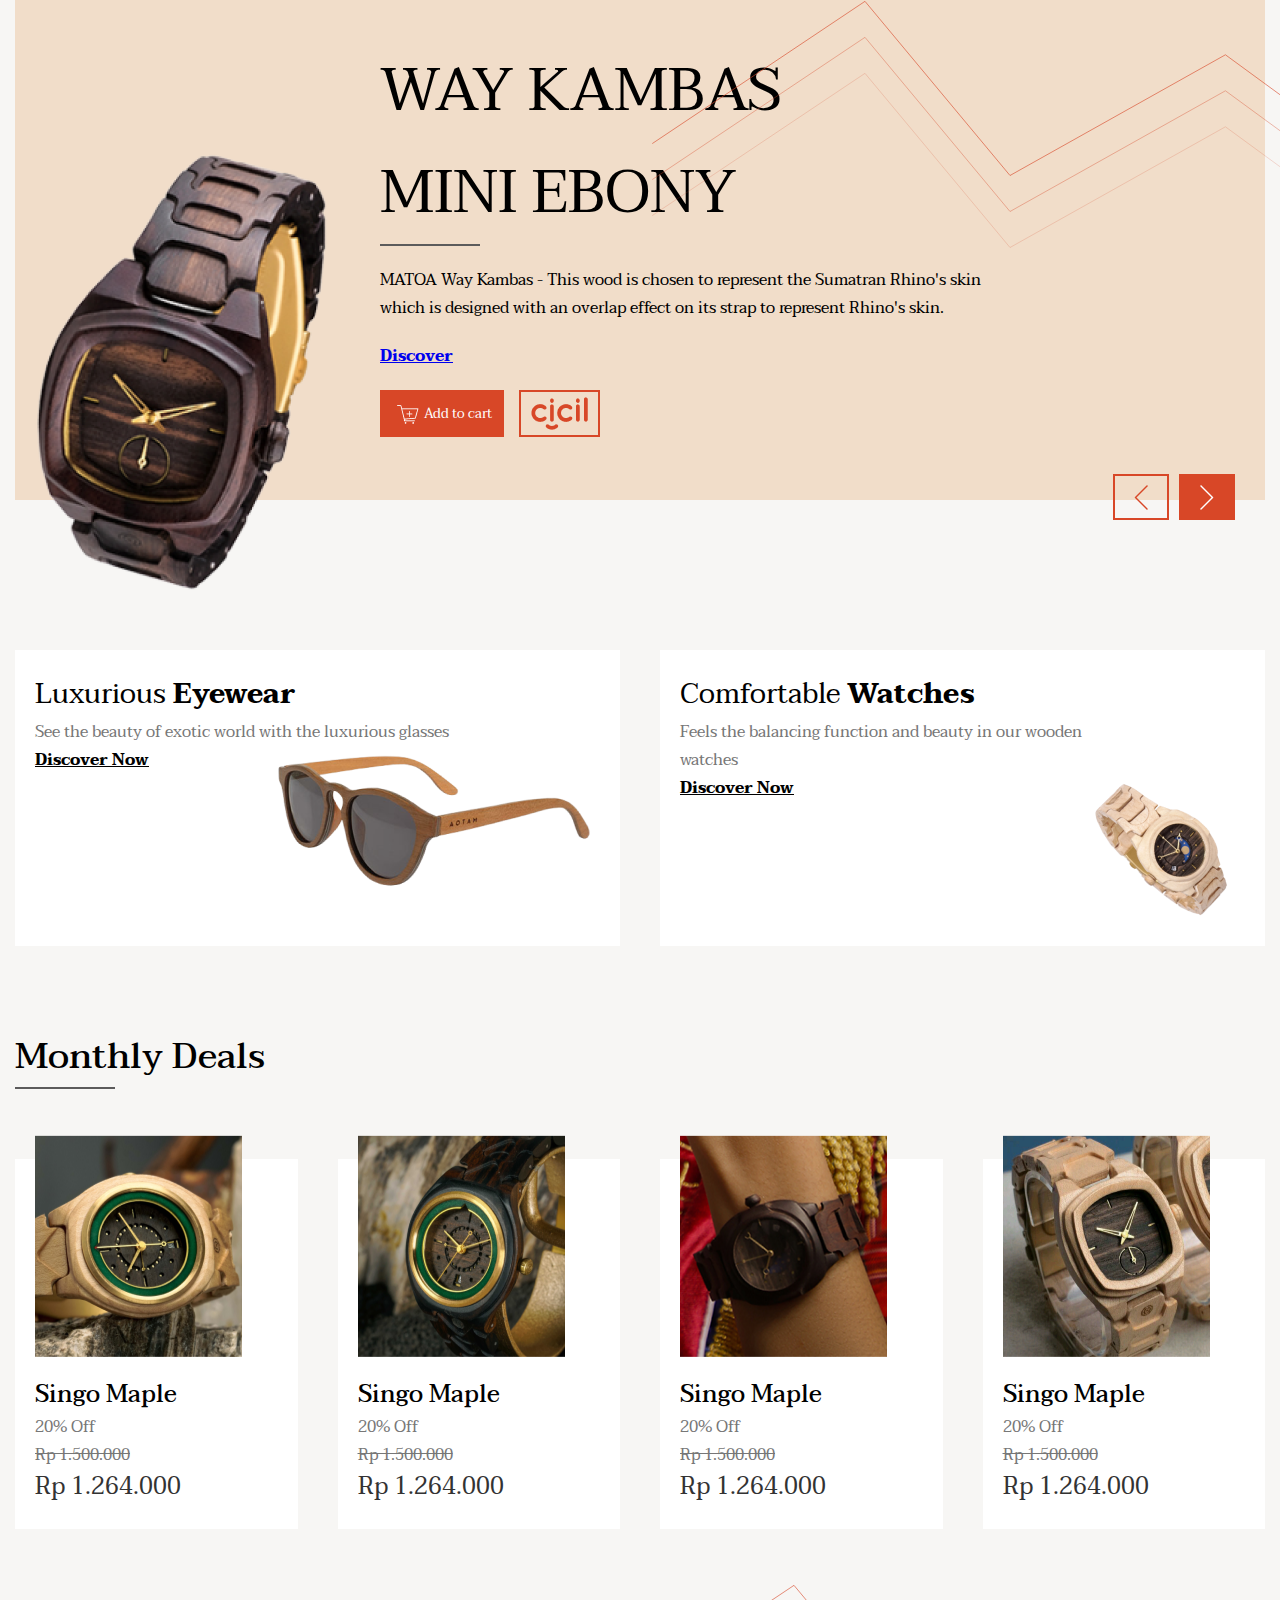
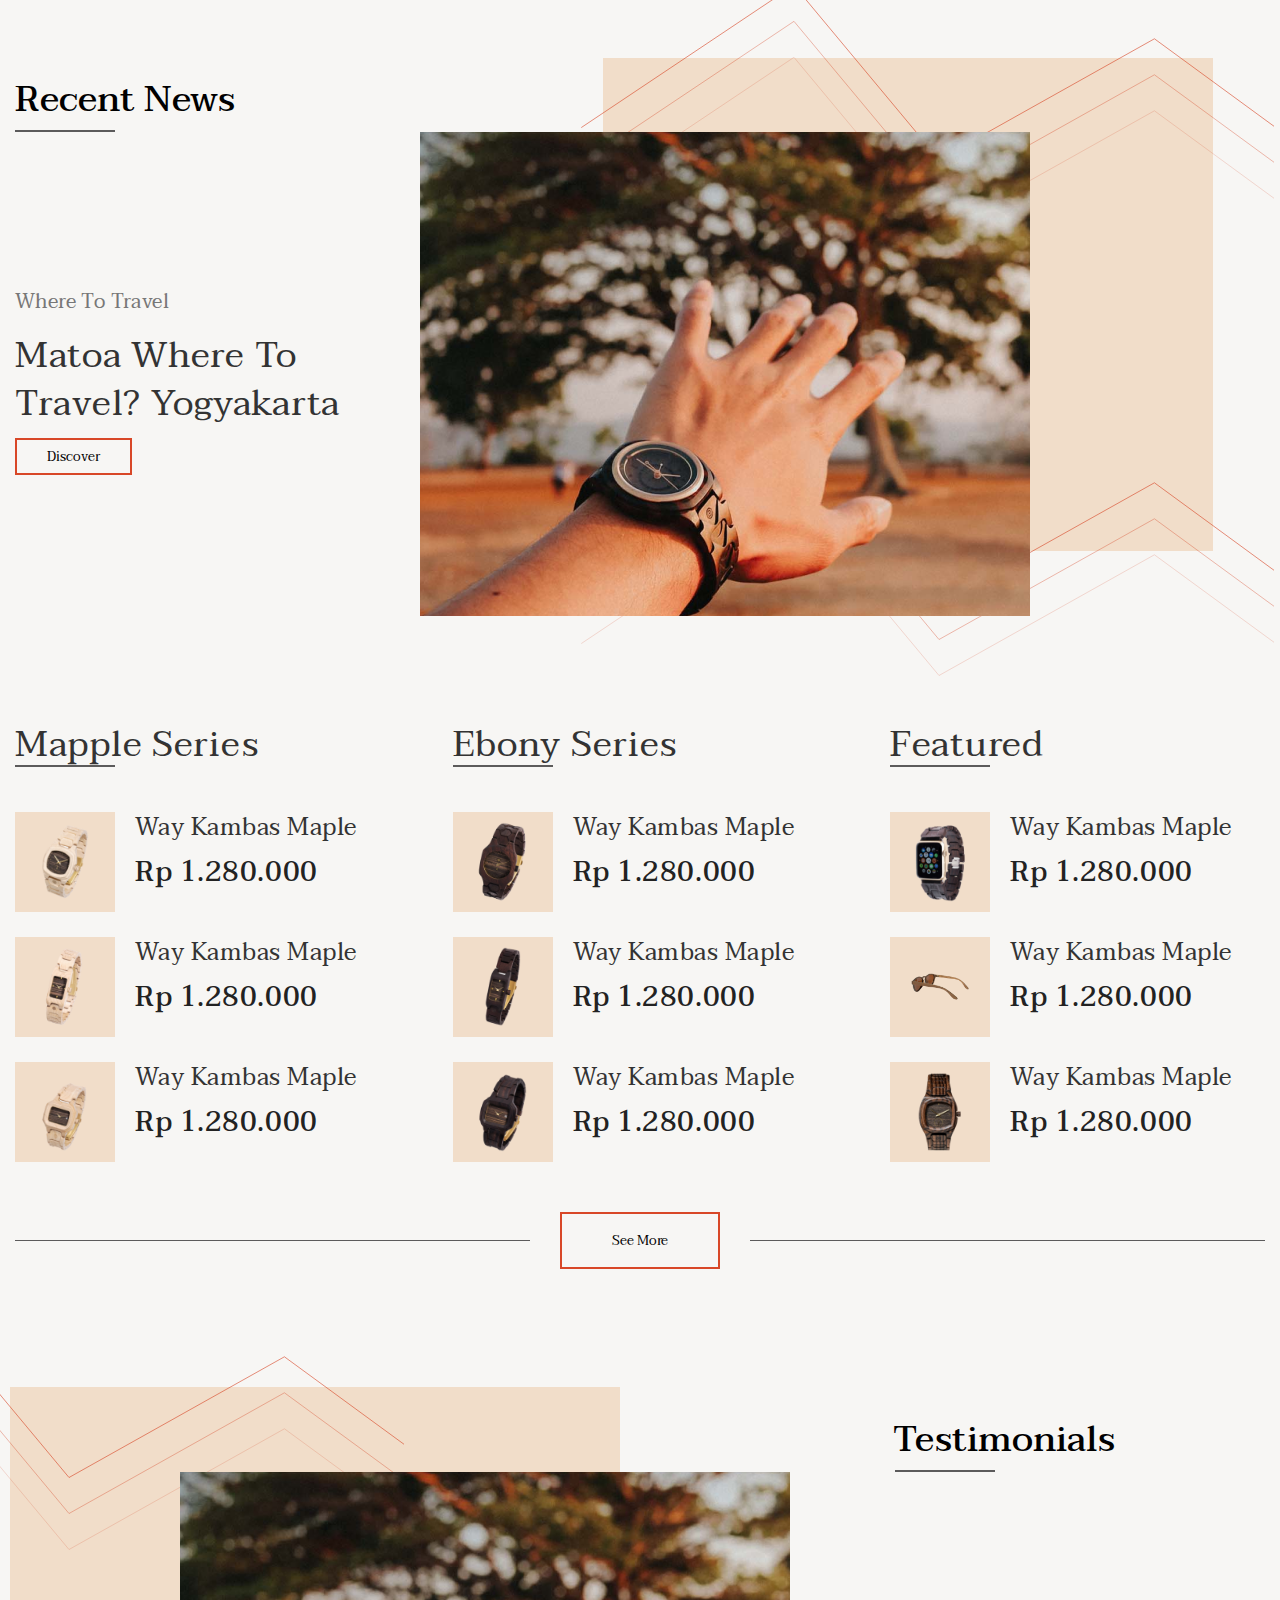
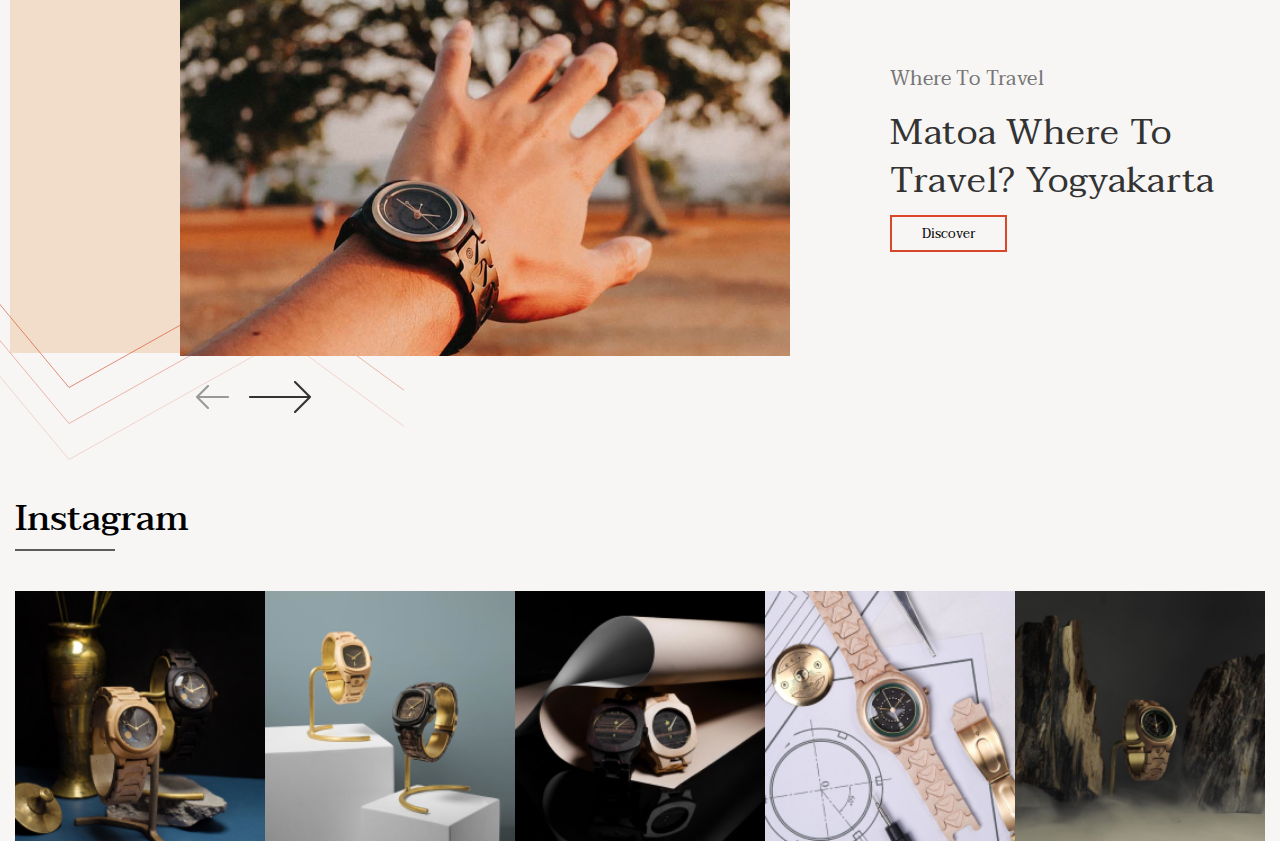
<file: index.html>
<!DOCTYPE html>
<html lang="en">
  <head>
    <meta charset="UTF-8" />
    <meta name="viewport" content="width=device-width, initial-scale=1.0" />
    <title>Document</title>
    <link rel="stylesheet" href="/css/style.css" />
  </head>
  <body>
    <main class="container">
      <div id="header"></div>
      <div class="content">
        <div class="contentBanner">
          <div class="watch">
            <img style="width: 325px;height: 467px; object-fit: cover;" class="slide" src="/images/watch 1.png" alt="" />
          </div>
          <div class="sideContent">
            <div>
              <h1>WAY KAMBAS MINI EBONY</h1>
              <div class="divider"></div>
            </div>
            <p>
              MATOA Way Kambas - This wood is chosen to represent the Sumatran
              Rhino's skin which is designed with an overlap effect on its strap
              to represent Rhino's skin.
            </p>
            <a href="/product-detail.html">
              <p
              style="
                font-weight: bold;
                text-decoration: underline;
                cursor: pointer;
              "
            >
              Discover
            </p>
            </a>
            <div style="display: flex; gap: 15px">
              <button style="background-color: rgba(216, 71, 39, 1); color: #fff" class="commonBtn" data-bs-toggle="modal"
                data-bs-target="#exampleModal">
                <img src="/images/add-cart.png" alt="" />
                Add to cart
              </button>
              <a style="z-index: 99;" href="/product-detail.html">
              <button class="commonBtn">
                <img src="/images/logo-cicil-white 1.png" alt="" />
              </button>
            </a>
            </div>
          </div>
          <div class="bannerAbs">
            <svg
              width="694"
              height="186"
              viewBox="0 0 694 186"
              fill="none"
              xmlns="http://www.w3.org/2000/svg"
            >
              <path
                d="M1.2658 143.57L213.999 1.32885L359 175.5L574.43 54.7849L752.472 185.066"
                stroke="#D84727"
                stroke-opacity="0.61"
              />
            </svg>

            <svg
              width="694"
              height="186"
              viewBox="0 0 694 186"
              fill="none"
              xmlns="http://www.w3.org/2000/svg"
            >
              <path
                d="M1.2658 143.57L213.999 1.32885L359 175.5L574.43 54.7849L752.472 185.066"
                stroke="#D84727"
                stroke-opacity="0.61"
              />
            </svg>

            <svg
              width="694"
              height="186"
              viewBox="0 0 694 186"
              fill="none"
              xmlns="http://www.w3.org/2000/svg"
            >
              <path
                d="M1.2658 143.57L213.999 1.32885L359 175.5L574.43 54.7849L752.472 185.066"
                stroke="#D84727"
                stroke-opacity="0.61"
              />
            </svg>
          </div>
          <div class="arrow">
            <button class="commonBtn" onclick="handleSlide('prev')">
              <img src="/images/angle left.png" alt="" />
            </button>
            <button class="commonBtn" onclick="handleSlide('next')">
              <img src="/images/angle right.png" alt="" />
            </button>
          </div>
        </div>
        <div class="luxury">
          <div class="box">
            <h3 style="font-size: 28px; font-weight: 400">
              Luxurious <strong>Eyewear</strong>
            </h3>
            <p
              style="width: 80%; color: rgba(119, 119, 119, 1); font-size: 16px"
            >
              See the beauty of exotic world with the luxurious glasses
            </p>
            <div
              style="
                display: flex;
                justify-content: space-between;
                align-items: flex-start;
              "
            >
              <strong style="text-decoration: underline; cursor: pointer"
                >Discover Now</strong
              >
              <img src="/images/glasses 1.png" alt="" />
            </div>
          </div>
          <div class="box">
            <h3 style="font-size: 28px; font-weight: 400">
              Comfortable <strong>Watches</strong>
            </h3>
            <p
              style="width: 80%; color: rgba(119, 119, 119, 1); font-size: 16px"
            >
              Feels the balancing function and beauty in our wooden watches
            </p>
            <div
              style="
                display: flex;
                justify-content: space-between;
                align-items: flex-start;
              "
            >
              <strong style="text-decoration: underline; cursor: pointer"
                >Discover Now</strong
              >
              <img src="/images/watch 2.png" alt="" />
            </div>
          </div>
        </div>
        <div class="deal">
          <h2 style="font-size: 36px; font-weight: 500">Monthly Deals</h2>
          <div class="divider"></div>
          <div class="dealBoxes">
            <div class="dealBox">
              <img src="/images/deal 1.png" alt="" />
              <div
                style="
                  transform: translateY(-20px);
                  display: flex;
                  flex-direction: column;
                  gap: 4px;
                "
              >
                <p class="title">Singo Maple</p>
                <p class="sale">20% Off</p>
                <p class="origin">Rp 1.500.000</p>
                <p class="price">Rp 1.264.000</p>
              </div>
              <div
                class="btn"
                class="btn"
                style="
                  display: flex;
                  gap: 10px;
                  justify-content: center;
                  opacity: 0;
                "
              >
                <button class="commonBtn">
                  <img
                    style="transform: translateY(2px)"
                    src="/images/love.png"
                    alt=""
                  />
                </button>
                <button
                  class="commonBtn"
                  style="background-color: rgba(216, 71, 39, 1); color: #fff"
                  data-bs-toggle="modal"
                data-bs-target="#exampleModal"
                  >
                  Add to cart
                </button>
              </div>
            </div>
            <div class="dealBox">
              <img src="/images/deal 2.png" alt="" />
              <div
                style="
                  transform: translateY(-20px);
                  display: flex;
                  flex-direction: column;
                  gap: 4px;
                "
              >
                <p class="title">Singo Maple</p>
                <p class="sale">20% Off</p>
                <p class="origin">Rp 1.500.000</p>
                <p class="price">Rp 1.264.000</p>
              </div>
              <div
                class="btn"
                class="btn"
                style="
                  display: flex;
                  gap: 10px;
                  justify-content: center;
                  opacity: 0;
                "
              >
                <button class="commonBtn">
                  <img
                    style="transform: translateY(2px)"
                    src="/images/love.png"
                    alt=""
                  />
                </button>
                <button
                  class="commonBtn"
                  style="background-color: rgba(216, 71, 39, 1); color: #fff"
                  data-bs-toggle="modal"
                data-bs-target="#exampleModal"
                  >
                  Add to cart
                </button>
              </div>
            </div>
            <div class="dealBox">
              <img src="/images/deal 3.png" alt="" />
              <div
                style="
                  transform: translateY(-20px);
                  display: flex;
                  flex-direction: column;
                  gap: 4px;
                "
              >
                <p class="title">Singo Maple</p>
                <p class="sale">20% Off</p>
                <p class="origin">Rp 1.500.000</p>
                <p class="price">Rp 1.264.000</p>
              </div>
              <div
                class="btn"
                class="btn"
                style="
                  display: flex;
                  gap: 10px;
                  justify-content: center;
                  opacity: 0;
                "
              >
                <button class="commonBtn">
                  <img
                    style="transform: translateY(2px)"
                    src="/images/love.png"
                    alt=""
                  />
                </button>
                <button
                  class="commonBtn"
                  style="background-color: rgba(216, 71, 39, 1); color: #fff"
                  data-bs-toggle="modal"
                data-bs-target="#exampleModal"
                  >
                  Add to cart
                </button>
              </div>
            </div>
            <div class="dealBox">
              <img src="/images/deal 4.png" alt="" />
              <div
                style="
                  transform: translateY(-20px);
                  display: flex;
                  flex-direction: column;
                  gap: 4px;
                "
              >
                <p class="title">Singo Maple</p>
                <p class="sale">20% Off</p>
                <p class="origin">Rp 1.500.000</p>
                <p class="price">Rp 1.264.000</p>
              </div>
              <div
                class="btn"
                class="btn"
                style="
                  display: flex;
                  gap: 10px;
                  justify-content: center;
                  opacity: 0;
                "
              >
                <button class="commonBtn">
                  <img
                    style="transform: translateY(2px)"
                    src="/images/love.png"
                    alt=""
                  />
                </button>
                <button
                  class="commonBtn"
                  style="background-color: rgba(216, 71, 39, 1); color: #fff"
                  data-bs-toggle="modal"
                data-bs-target="#exampleModal"
                  >
                  Add to cart
                </button>
              </div>
            </div>
          </div>
        </div>
        <div class="news">
          <h2 style="font-size: 36px; font-weight: 500">Recent News</h2>
          <div class="divider"></div>
          <div class="newBoxes">
            <div class="leftContent" style="display: flex;flex-direction: column;gap: 10px;width: 30%;">
              <span
                style="
                  font-family: Taviraj;
                  font-size: 20px;
                  font-weight: 400;
                  line-height: 40px;
                  letter-spacing: 0.02em;
                  text-align: left;
                  color: rgba(119, 119, 119, 1);
                "
              >
                Where To Travel
              </span>
              <span
                style="
                  font-family: Taviraj;
                  font-size: 36px;
                  font-weight: 400;
                  line-height: 48px;
                  letter-spacing: 0.02em;
                  text-align: left;
                  color: rgba(51, 51, 51, 1);
                "
              >
                Matoa Where To Travel? Yogyakarta
              </span>
              <button class="commonBtn" style="width: max-content;padding-inline: 30px;">Discover</button>
            </div>
            <div class="rightContent">
                <img src="/images/news.png"  alt="">
                <div class="bannerAbs" style="right: -40% !important;top: -30%;z-index: -1;">
                    <svg
                      width="694"
                      height="186"
                      viewBox="0 0 694 186"
                      fill="none"
                      xmlns="http://www.w3.org/2000/svg"
                    >
                      <path
                        d="M1.2658 143.57L213.999 1.32885L359 175.5L574.43 54.7849L752.472 185.066"
                        stroke="#D84727"
                        stroke-opacity="0.61"
                      />
                    </svg>
        
                    <svg
                      width="694"
                      height="186"
                      viewBox="0 0 694 186"
                      fill="none"
                      xmlns="http://www.w3.org/2000/svg"
                    >
                      <path
                        d="M1.2658 143.57L213.999 1.32885L359 175.5L574.43 54.7849L752.472 185.066"
                        stroke="#D84727"
                        stroke-opacity="0.61"
                      />
                    </svg>
        
                    <svg
                      width="694"
                      height="186"
                      viewBox="0 0 694 186"
                      fill="none"
                      xmlns="http://www.w3.org/2000/svg"
                    >
                      <path
                        d="M1.2658 143.57L213.999 1.32885L359 175.5L574.43 54.7849L752.472 185.066"
                        stroke="#D84727"
                        stroke-opacity="0.61"
                      />
                    </svg>
                  </div>
                  <div class="bannerAbs" style="right: -40% !important;top: 60% !important;z-index: -1;">
                    <svg
                      width="694"
                      height="186"
                      viewBox="0 0 694 186"
                      fill="none"
                      xmlns="http://www.w3.org/2000/svg"
                    >
                      <path
                        d="M1.2658 143.57L213.999 1.32885L359 175.5L574.43 54.7849L752.472 185.066"
                        stroke="#D84727"
                        stroke-opacity="0.61"
                      />
                    </svg>
        
                    <svg
                      width="694"
                      height="186"
                      viewBox="0 0 694 186"
                      fill="none"
                      xmlns="http://www.w3.org/2000/svg"
                    >
                      <path
                        d="M1.2658 143.57L213.999 1.32885L359 175.5L574.43 54.7849L752.472 185.066"
                        stroke="#D84727"
                        stroke-opacity="0.61"
                      />
                    </svg>
        
                    <svg
                      width="694"
                      height="186"
                      viewBox="0 0 694 186"
                      fill="none"
                      xmlns="http://www.w3.org/2000/svg"
                    >
                      <path
                        d="M1.2658 143.57L213.999 1.32885L359 175.5L574.43 54.7849L752.472 185.066"
                        stroke="#D84727"
                        stroke-opacity="0.61"
                      />
                    </svg>
                  </div>
                </div>
            </div>
          </div>
        </div>
        <div class="series">
            <div class="seriesBox" style="margin-bottom: 20px;">
               <div>
                <p style="font-family: Taviraj;
                font-size: 36px;
                font-weight: 400;
                line-height: 40px;
                letter-spacing: 0.02em;
                text-align: left;
                color: rgba(51, 51, 51, 1);
                ">Mapple Series</p>
                <div class="divider"></div>
               </div>
            </div> 
            <div class="seriesBox">
                <div>
                    <p style="font-family: Taviraj;
                font-size: 36px;
                font-weight: 400;
                line-height: 40px;
                letter-spacing: 0.02em;
                text-align: left;
                color: rgba(51, 51, 51, 1);
                ">Ebony Series</p>
                <div class="divider"></div>
                </div>
            </div> 
            <div class="seriesBox">
               <div>
                <p style="font-family: Taviraj;
                font-size: 36px;
                font-weight: 400;
                line-height: 40px;
                letter-spacing: 0.02em;
                text-align: left;
                color: rgba(51, 51, 51, 1);
                ">Featured</p>
                <div class="divider"></div>
               </div>
            </div> 
            <div class="seriesBox">
              <img src="/images/seri 1.png" alt="">
                <div class="content">
                    <p style="font-family: Taviraj;
                    font-size: 24px;
                    font-weight: 400;
                    line-height: 32px;
                    letter-spacing: 0.02em;
                    text-align: left;
                    color: rgba(51, 51, 51, 1);
                    margin-bottom: 8px;
                    ">Way Kambas Maple</p>
                    <p style="font-family: Taviraj;
                    font-size: 28px;
                    font-weight: 500;
                    line-height: 40px;
                    letter-spacing: 0.02em;
                    text-align: left;
                    color:rgba(34, 34, 34, 1)
                    ">Rp 1.280.000</p>
                </div>
            </div> 
            <div class="seriesBox">
              <img src="/images/seri 4.png" alt="">
                <div class="content">
                    <p style="font-family: Taviraj;
                    font-size: 24px;
                    font-weight: 400;
                    line-height: 32px;
                    letter-spacing: 0.02em;
                    text-align: left;
                    color: rgba(51, 51, 51, 1);
                    margin-bottom: 8px;
                    ">Way Kambas Maple</p>
                    <p style="font-family: Taviraj;
                    font-size: 28px;
                    font-weight: 500;
                    line-height: 40px;
                    letter-spacing: 0.02em;
                    text-align: left;
                    color:rgba(34, 34, 34, 1)
                    ">Rp 1.280.000</p>
                </div>
            </div> 
            <div class="seriesBox">
              <img src="/images/seri 7.png" alt="">
                <div class="content">
                    <p style="font-family: Taviraj;
                    font-size: 24px;
                    font-weight: 400;
                    line-height: 32px;
                    letter-spacing: 0.02em;
                    text-align: left;
                    color: rgba(51, 51, 51, 1);
                    margin-bottom: 8px;
                    ">Way Kambas Maple</p>
                    <p style="font-family: Taviraj;
                    font-size: 28px;
                    font-weight: 500;
                    line-height: 40px;
                    letter-spacing: 0.02em;
                    text-align: left;
                    color:rgba(34, 34, 34, 1)
                    ">Rp 1.280.000</p>
                </div>
            </div> 
            <div class="seriesBox">
              <img src="/images/seri 2.png" alt="">
                <div class="content">
                    <p style="font-family: Taviraj;
                    font-size: 24px;
                    font-weight: 400;
                    line-height: 32px;
                    letter-spacing: 0.02em;
                    text-align: left;
                    color: rgba(51, 51, 51, 1);
                    margin-bottom: 8px;
                    ">Way Kambas Maple</p>
                    <p style="font-family: Taviraj;
                    font-size: 28px;
                    font-weight: 500;
                    line-height: 40px;
                    letter-spacing: 0.02em;
                    text-align: left;
                    color:rgba(34, 34, 34, 1)
                    ">Rp 1.280.000</p>
                </div>
            </div> 
            <div class="seriesBox">
              <img src="/images/seri 5.png" alt="">
                <div class="content">
                    <p style="font-family: Taviraj;
                    font-size: 24px;
                    font-weight: 400;
                    line-height: 32px;
                    letter-spacing: 0.02em;
                    text-align: left;
                    color: rgba(51, 51, 51, 1);
                    margin-bottom: 8px;
                    ">Way Kambas Maple</p>
                    <p style="font-family: Taviraj;
                    font-size: 28px;
                    font-weight: 500;
                    line-height: 40px;
                    letter-spacing: 0.02em;
                    text-align: left;
                    color:rgba(34, 34, 34, 1)
                    ">Rp 1.280.000</p>
                </div>
            </div> 
            <div class="seriesBox">
              <img src="/images/seri 8.png" alt="">
                <div class="content">
                    <p style="font-family: Taviraj;
                    font-size: 24px;
                    font-weight: 400;
                    line-height: 32px;
                    letter-spacing: 0.02em;
                    text-align: left;
                    color: rgba(51, 51, 51, 1);
                    margin-bottom: 8px;
                    ">Way Kambas Maple</p>
                    <p style="font-family: Taviraj;
                    font-size: 28px;
                    font-weight: 500;
                    line-height: 40px;
                    letter-spacing: 0.02em;
                    text-align: left;
                    color:rgba(34, 34, 34, 1)
                    ">Rp 1.280.000</p>
                </div>
            </div> 
            <div class="seriesBox">
              <img src="/images/seri 3.png" alt="">
                <div class="content">
                    <p style="font-family: Taviraj;
                    font-size: 24px;
                    font-weight: 400;
                    line-height: 32px;
                    letter-spacing: 0.02em;
                    text-align: left;
                    color: rgba(51, 51, 51, 1);
                    margin-bottom: 8px;
                    ">Way Kambas Maple</p>
                    <p style="font-family: Taviraj;
                    font-size: 28px;
                    font-weight: 500;
                    line-height: 40px;
                    letter-spacing: 0.02em;
                    text-align: left;
                    color:rgba(34, 34, 34, 1)
                    ">Rp 1.280.000</p>
                </div>
            </div> 
            <div class="seriesBox">
              <img src="/images/seri 6.png" alt="">
                <div class="content">
                    <p style="font-family: Taviraj;
                    font-size: 24px;
                    font-weight: 400;
                    line-height: 32px;
                    letter-spacing: 0.02em;
                    text-align: left;
                    color: rgba(51, 51, 51, 1);
                    margin-bottom: 8px;
                    ">Way Kambas Maple</p>
                    <p style="font-family: Taviraj;
                    font-size: 28px;
                    font-weight: 500;
                    line-height: 40px;
                    letter-spacing: 0.02em;
                    text-align: left;
                    color:rgba(34, 34, 34, 1)
                    ">Rp 1.280.000</p>
                </div>
            </div> 
            <div class="seriesBox">
              <img src="/images/seri 9.png" alt="">
                <div class="content">
                    <p style="font-family: Taviraj;
                    font-size: 24px;
                    font-weight: 400;
                    line-height: 32px;
                    letter-spacing: 0.02em;
                    text-align: left;
                    color: rgba(51, 51, 51, 1);
                    margin-bottom: 8px;
                    ">Way Kambas Maple</p>
                    <p style="font-family: Taviraj;
                    font-size: 28px;
                    font-weight: 500;
                    line-height: 40px;
                    letter-spacing: 0.02em;
                    text-align: left;
                    color:rgba(34, 34, 34, 1)
                    ">Rp 1.280.000</p>
                </div>
            </div> 
        </div>
        <div style="display: flex;gap: 30px; align-items: center;margin-block: 50px 140px;">
          <div class="divider" style="flex-grow: 1;height: 1px;"></div>
          <button class="commonBtn" style="padding: 15px 50px;">See More</button>
          <div class="divider" style="flex-grow: 1;height: 1px;"></div>
        </div>
        <div class="news testi">
          <div style="direction: rtl;">
            <h2 style="font-size: 36px; font-weight: 500;text-align: right;">Testimonials</h2>
          <div class="divider"></div>
          </div>
          <div class="newBoxes">
            <div class="leftContent" style="display: flex;flex-direction: column;gap: 10px;width: 30%;">
              <span
                style="
                  font-family: Taviraj;
                  font-size: 20px;
                  font-weight: 400;
                  line-height: 40px;
                  letter-spacing: 0.02em;
                  text-align: left;
                  color: rgba(119, 119, 119, 1);
                "
              >
                Where To Travel
              </span>
              <span
                style="
                  font-family: Taviraj;
                  font-size: 36px;
                  font-weight: 400;
                  line-height: 48px;
                  letter-spacing: 0.02em;
                  text-align: left;
                  color: rgba(51, 51, 51, 1);
                "
              >
                Matoa Where To Travel? Yogyakarta
              </span>
              <button class="commonBtn" style="width: max-content;padding-inline: 30px;">Discover</button>
            </div>
            <div class="rightContent">
                <img src="/images/news.png"  alt="">
                <div>
                  <img src="/images/left.png" alt="">
                  <img src="/images/right.png" alt="">
                </div>
                <div class="bannerAbs" style="right: -40% !important;top: -30%;z-index: -1;">
                    <svg
                      width="694"
                      height="186"
                      viewBox="0 0 694 186"
                      fill="none"
                      xmlns="http://www.w3.org/2000/svg"
                    >
                      <path
                        d="M1.2658 143.57L213.999 1.32885L359 175.5L574.43 54.7849L752.472 185.066"
                        stroke="#D84727"
                        stroke-opacity="0.61"
                      />
                    </svg>
        
                    <svg
                      width="694"
                      height="186"
                      viewBox="0 0 694 186"
                      fill="none"
                      xmlns="http://www.w3.org/2000/svg"
                    >
                      <path
                        d="M1.2658 143.57L213.999 1.32885L359 175.5L574.43 54.7849L752.472 185.066"
                        stroke="#D84727"
                        stroke-opacity="0.61"
                      />
                    </svg>
        
                    <svg
                      width="694"
                      height="186"
                      viewBox="0 0 694 186"
                      fill="none"
                      xmlns="http://www.w3.org/2000/svg"
                    >
                      <path
                        d="M1.2658 143.57L213.999 1.32885L359 175.5L574.43 54.7849L752.472 185.066"
                        stroke="#D84727"
                        stroke-opacity="0.61"
                      />
                    </svg>
                  </div>
                  <div class="bannerAbs" style="right: -40% !important;top: 60% !important;z-index: -1;">
                    <svg
                      width="694"
                      height="186"
                      viewBox="0 0 694 186"
                      fill="none"
                      xmlns="http://www.w3.org/2000/svg"
                    >
                      <path
                        d="M1.2658 143.57L213.999 1.32885L359 175.5L574.43 54.7849L752.472 185.066"
                        stroke="#D84727"
                        stroke-opacity="0.61"
                      />
                    </svg>
        
                    <svg
                      width="694"
                      height="186"
                      viewBox="0 0 694 186"
                      fill="none"
                      xmlns="http://www.w3.org/2000/svg"
                    >
                      <path
                        d="M1.2658 143.57L213.999 1.32885L359 175.5L574.43 54.7849L752.472 185.066"
                        stroke="#D84727"
                        stroke-opacity="0.61"
                      />
                    </svg>
        
                    <svg
                      width="694"
                      height="186"
                      viewBox="0 0 694 186"
                      fill="none"
                      xmlns="http://www.w3.org/2000/svg"
                    >
                      <path
                        d="M1.2658 143.57L213.999 1.32885L359 175.5L574.43 54.7849L752.472 185.066"
                        stroke="#D84727"
                        stroke-opacity="0.61"
                      />
                    </svg>
                  </div>
                </div>
            </div>
          </div>
        </div>

      <div class="ins">
        <div >
          <h2 style="font-size: 36px; font-weight: 500">Instagram</h2>
        <div class="divider"></div>
        <div class="insBox">
          <img src="/images/Rectangle 38.png" alt="">
          <img src="/images/Rectangle 39.png" alt="">
          <img src="/images/Rectangle 40.png" alt="">
          <img src="/images/Rectangle 41.png" alt="">
          <img src="/images/Rectangle 42.png" alt="">
        </div>
      </div>
    </div>
  </main>
    <div id="footer"></div>
  </body> 

  <script
    src="https://code.jquery.com/jquery-3.3.1.js"
    integrity="sha256-2Kok7MbOyxpgUVvAk/HJ2jigOSYS2auK4Pfzbm7uH60="
    crossorigin="anonymous"
  ></script>
  <script>
    $(function () {
      $("#header").load("header.html");
      $("#footer").load("footer.html");
    });
  </script>
  <script src="/js/slide.js"></script>
</html>
</file>
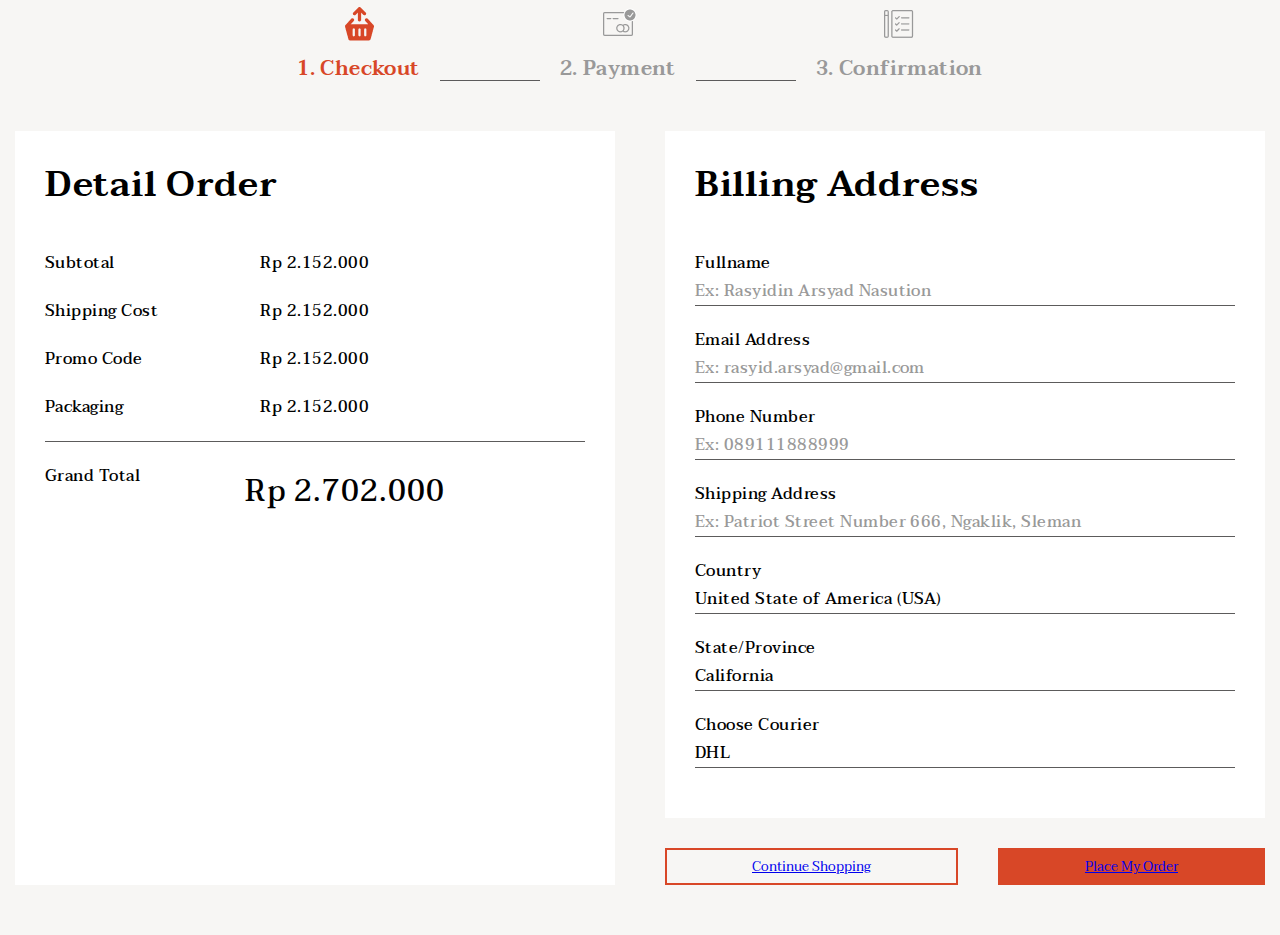
<file: checkout.html>
<!DOCTYPE html>
<html lang="en">

<head>
    <meta charset="UTF-8" />
    <meta name="viewport" content="width=device-width, initial-scale=1.0" />
    <title>Document</title>
    <link rel="stylesheet" href="/css/style.css" />
    <link rel="stylesheet" href="/css/detail.css" />
</head>
<style>
    p {
        font-family: Taviraj;
        font-size: 16px;
        font-weight: 500;
        letter-spacing: 0.03em;
        text-align: left;

    }
</style>

<body>
    <div class="container">
        <div id="header"></div>
        <div style="display: flex;justify-content: center; align-items: flex-end; gap: 20px;">
            <div style="text-align: center;">
                <img src="/images/checkout.png" alt="">
                <p style="font-family: Taviraj;
            font-size: 20px;
            font-weight: 600;
            line-height: 24px;
            letter-spacing: 0.02em;
            text-align: left;
            color: rgba(216, 71, 39, 1)
            ">1. Checkout</p>
            </div>
            <div class="divider" style="height: 1px;"></div>
            <div style="text-align: center;">
                <img src="/images/payment.png" alt="">
                <p style="font-family: Taviraj;
            font-size: 20px;
            font-weight: 600;
            line-height: 24px;
            letter-spacing: 0.02em;
            text-align: left;
            color: rgba(153, 153, 153, 1);
            ">2. Payment</p>
            </div>
            <div class="divider" style="height: 1px;"></div>
            <div style="text-align: center;">
                <img src="/images/confirm.png" alt="">
                <p style="font-family: Taviraj;
            font-size: 20px;
            font-weight: 600;
            line-height: 24px;
            letter-spacing: 0.02em;
            color: rgba(153, 153, 153, 1);
            text-align: left;
            ">3. Confirmation</p>
            </div>
        </div>

        <div
            style="display: flex;gap: 40px;justify-content: space-between;margin-block: 50px; flex-wrap: wrap;align-items: flex- ;">
            <div style="width: 48%;padding: 30px; background-color: #fff;min-width: 500px;">
                <h3 style="font-family: Taviraj;
            font-size: 36px;
            font-weight: 600;
            line-height: 48px;
            letter-spacing: 0.02em;
            text-align: left;
            margin-bottom: 40px;
            ">Detail Order</h3>
                <div style="display: flex; gap: 20px; width: 60%; margin-block: 20px; justify-content: space-between;">
                    <p>Subtotal</p>
                    <p>Rp 2.152.000</p>
                </div>
                <div style="display: flex; gap: 20px; width: 60%; margin-block: 20px; justify-content: space-between;">
                    <p>Shipping Cost</p>
                    <p>Rp 2.152.000</p>
                </div>
                <div style="display: flex; gap: 20px; width: 60%; margin-block: 20px; justify-content: space-between;">
                    <p>Promo Code</p>
                    <p>Rp 2.152.000</p>
                </div>
                <div style="display: flex; gap: 20px; width: 60%; margin-block: 20px; justify-content: space-between;">
                    <p>Packaging</p>
                    <p>Rp 2.152.000</p>
                </div>
                <div class="divider" style="width: 100%;height: 1px;margin-block: 20px;"></div>
                <div style="display: flex; gap: 20px;justify-content: space-between;width: 74%;">
                    <p>Grand Total</p>
                    <p style="font-family: Taviraj;
                font-size: 30px;
                font-weight: 500;
                line-height: 60px;
                letter-spacing: 0.03em;
                text-align: left;
                ">Rp 2.702.000</p>
                </div>
            </div>
            <div style="width: 48%;; min-width: 500px;">
                <div style="background-color: #fff;padding: 30px">

                    <h3 style="font-family: Taviraj;
            font-size: 36px;
            font-weight: 600;
            line-height: 48px;
            letter-spacing: 0.02em;
            text-align: left;
            margin-bottom: 40px;
            ">Billing Address</h3>
                    <div>
                        <p>Fullname</p>
                        <p style="color: rgba(153, 153, 153, 1);">Ex: Rasyidin Arsyad Nasution</p>
                        <div class="divider" style="width: 100%;height: 1px;margin-bottom: 20px;"></div>
                    </div>
                    <div>
                        <p>Email Address</p>
                        <p style="color: rgba(153, 153, 153, 1);">Ex: rasyid.arsyad@gmail.com</p>
                        <div class="divider" style="width: 100%;height: 1px;margin-bottom: 20px;"></div>
                    </div>
                    <div>
                        <p>Phone Number</p>
                        <p style="color: rgba(153, 153, 153, 1);">Ex: 089111888999</p>
                        <div class="divider" style="width: 100%;height: 1px;margin-bottom: 20px;"></div>
                    </div>
                    <div>
                        <p>Shipping Address</p>
                        <p style="color: rgba(153, 153, 153, 1);">Ex: Patriot Street Number 666, Ngaklik, Sleman</p>
                        <div class="divider" style="width: 100%;height: 1px;margin-bottom: 20px;"></div>
                    </div>
                    <div>
                        <p>Country</p>
                        <p>United State of America (USA)</p>
                        <div class="divider" style="width: 100%;height: 1px;margin-bottom: 20px;"></div>
                    </div>
                    <div>
                        <p>State/Province</p>
                        <p>California</p>
                        <div class="divider" style="width: 100%;height: 1px;margin-bottom: 20px;"></div>
                    </div>
                    <div>
                        <p>Choose Courier</p>
                        <p>DHL</p>
                        <div class="divider" style="width: 100%;height: 1px;margin-bottom: 20px;"></div>
                    </div>
                </div>
                <div style="display: flex;gap: 40px;margin-top: 30px;">
                    <button class="commonBtn" style="flex-grow: 1;"><a href="/index.html">Continue Shopping</a></button>
                    <button class="commonBtn"
                        style="flex-grow: 1;;background-color: rgba(216, 71, 39, 1);color: #fff;flex-grow: 1;">
                        <a href="/payment.html">Place My Order </a></button>
                </div>
            </div>
        </div>

    </div>
    <div id="footer"></div>
</body>

<script src="https://code.jquery.com/jquery-3.3.1.js" integrity="sha256-2Kok7MbOyxpgUVvAk/HJ2jigOSYS2auK4Pfzbm7uH60="
    crossorigin="anonymous"></script>
<script>
    $(function () {
        $("#header").load("header.html");
        $("#footer").load("footer.html");
    });
</script>
<script src="/js/modal.js"></script>

</html>
</file>
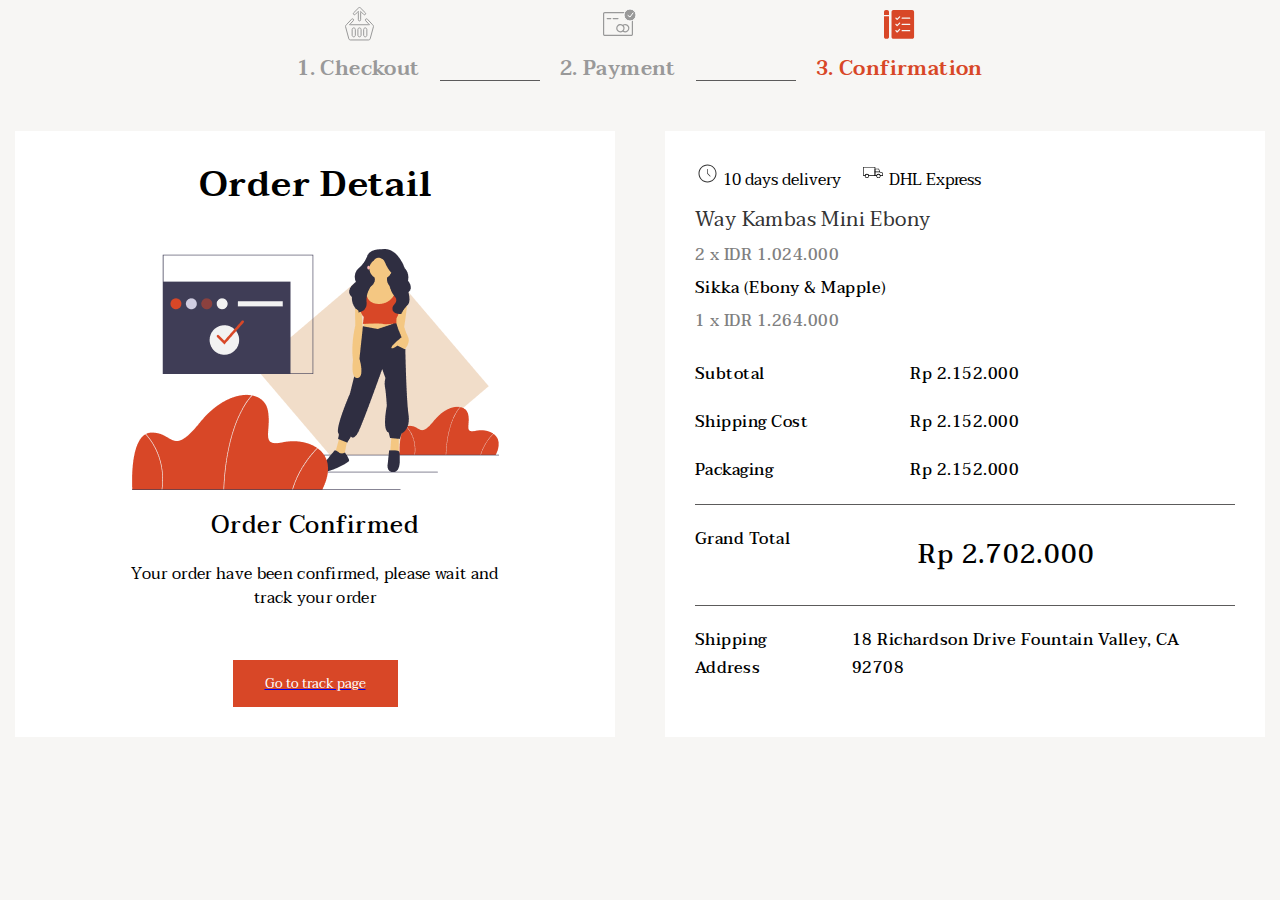
<file: confirmation.html>
<!DOCTYPE html>
<html lang="en">
  <head>
    <meta charset="UTF-8" />
    <meta name="viewport" content="width=device-width, initial-scale=1.0" />
    <title>Document</title>
    <link rel="stylesheet" href="/css/style.css" />
    <link rel="stylesheet" href="/css/detail.css" />
  </head>
  <style>
    p {
      font-family: Taviraj;
      font-size: 16px;
      font-weight: 500;
      letter-spacing: 0.03em;
      text-align: left;
    }
  </style>

  <body>
    <div class="container">
      <div id="header"></div>
      <div
        style="
          display: flex;
          justify-content: center;
          align-items: flex-end;
          gap: 20px;
        "
      >
        <div style="text-align: center">
          <!-- <img src="/images/checkout.png" alt="" /> -->

          <svg
            width="48"
            height="48"
            viewBox="0 0 48 48"
            fill="none"
            xmlns="http://www.w3.org/2000/svg"
          >
            <path
              d="M20.2943 14.3966L20.2942 14.3964L20.2849 14.4063C19.8513 14.8634 19.1478 14.8783 18.6661 14.4271C18.2308 13.987 18.2324 13.2495 18.6708 12.8116L23.6787 7.8089C24.1281 7.39021 24.9096 7.40557 25.3078 7.80336L30.3212 12.8116C30.7612 13.2511 30.7612 13.9923 30.3212 14.4318C30.0938 14.6591 29.7959 14.7794 29.5095 14.7794C29.2231 14.7794 28.9252 14.6591 28.6978 14.4318L26.5088 12.2452L25.6554 11.3927V12.5989V19.7938C25.6554 20.4342 25.1383 20.9514 24.496 20.9514C23.8537 20.9514 23.3366 20.4342 23.3366 19.7938V12.5636V11.3574L22.4833 12.2099L20.2943 14.3966Z"
              stroke="#999999"
            />
            <path
              d="M30.6856 20.7201L30.6851 20.7195C30.2427 20.253 30.2633 19.5468 30.7366 19.099C31.2039 18.6567 31.9117 18.6774 32.3603 19.1504L32.362 19.1522L32.373 19.164L32.4162 19.2101L32.5806 19.3856L33.1708 20.0156L34.9929 21.9608C36.3395 23.3987 37.7419 24.8965 37.9706 25.1425C38.3736 25.5761 38.599 26.1054 38.4563 26.6044L38.4562 26.6044L38.4543 26.6114L35.1369 38.8799C34.9488 39.5171 34.364 39.9616 33.7117 39.9616H15.2819C14.6295 39.9616 14.0448 39.5171 13.8566 38.8799L10.5392 26.6114L10.5393 26.6114L10.5373 26.6044C10.4691 26.366 10.4972 26.091 10.6002 25.8141C10.7035 25.5366 10.8676 25.2982 11.0101 25.1558L11.0178 25.1481L11.0252 25.1401C11.217 24.9311 12.6175 23.4353 13.9741 21.9874C14.6515 21.2644 15.3168 20.5546 15.8127 20.0256L16.4099 19.3886L16.5764 19.211L16.6202 19.1643L16.6314 19.1524L16.6341 19.1495C17.0693 18.6917 17.7792 18.677 18.2621 19.1039C18.7304 19.552 18.7492 20.2547 18.3085 20.7195L18.3079 20.7201L15.3069 23.8943L14.5094 24.7378H15.6702H33.3233H34.4841L33.6866 23.8943L30.6856 20.7201ZM18.7419 36.8351C19.6177 36.8351 20.3364 36.1179 20.3364 35.2417V29.4929C20.3364 28.6167 19.6177 27.8995 18.7419 27.8995C17.866 27.8995 17.1474 28.6167 17.1474 29.4929V35.2417C17.1474 36.1179 17.866 36.8351 18.7419 36.8351ZM24.4968 36.8351C25.3726 36.8351 26.0913 36.1179 26.0913 35.2417V29.4929C26.0913 28.6167 25.3726 27.8995 24.4968 27.8995C23.6209 27.8995 22.9023 28.6167 22.9023 29.4929V35.2417C22.9023 36.1179 23.6209 36.8351 24.4968 36.8351ZM30.2517 36.8351C31.1275 36.8351 31.8462 36.1179 31.8462 35.2417V29.4929C31.8462 28.6167 31.1275 27.8995 30.2517 27.8995C29.3758 27.8995 28.6572 28.6167 28.6572 29.4929V35.2417C28.6572 36.1179 29.3758 36.8351 30.2517 36.8351Z"
              stroke="#999999"
            />
          </svg>
          <p
            style="
              font-family: Taviraj;
              font-size: 20px;
              font-weight: 600;
              line-height: 24px;
              letter-spacing: 0.02em;
              text-align: left;
              color: rgba(153, 153, 153, 1);
            "
          >
            1. Checkout
          </p>
        </div>
        <div class="divider" style="height: 1px"></div>
        <div style="text-align: center">
          <!-- <img src="/images/payment.png" alt="" /> -->
          <svg
            width="48"
            height="48"
            viewBox="0 0 48 48"
            fill="none"
            xmlns="http://www.w3.org/2000/svg"
          >
            <path
              fill-rule="evenodd"
              clip-rule="evenodd"
              d="M37.2 12H10.8C9.80589 12 9 12.8059 9 13.8V34.2C9 35.1941 9.80589 36 10.8 36H37.2C38.1941 36 39 35.1941 39 34.2V13.8C39 12.8059 38.1941 12 37.2 12ZM37.8 34.2C37.8 34.5314 37.5313 34.8 37.2 34.8H10.8C10.4686 34.8 10.2 34.5314 10.2 34.2V13.8C10.2 13.4687 10.4686 13.2 10.8 13.2H37.2C37.5313 13.2 37.8 13.4687 37.8 13.8V34.2ZM16.7999 19.2C17.1312 19.2 17.3999 18.9314 17.3999 18.6C17.3999 18.2686 17.1312 18 16.7999 18H13.1999C12.8685 18 12.5999 18.2686 12.5999 18.6C12.5999 18.9314 12.8685 19.2 13.1999 19.2H16.7999ZM23.9999 19.2H19.1999C18.8685 19.2 18.5999 18.9314 18.5999 18.6C18.5999 18.2686 18.8685 18 19.1999 18H23.9999C24.3313 18 24.5999 18.2686 24.5999 18.6C24.5999 18.9314 24.3313 19.2 23.9999 19.2ZM28.8002 24.76C29.5029 24.2656 30.341 24.0002 31.2002 24C33.0093 23.999 34.6155 25.1571 35.186 26.8738C35.7566 28.5905 35.1631 30.4797 33.7134 31.5617C32.2636 32.6438 30.2837 32.6754 28.8002 31.6401C27.0547 32.8627 24.6701 32.5843 23.2533 30.9923C21.8364 29.4004 21.8364 26.9996 23.2533 25.4077C24.6701 23.8158 27.0547 23.5373 28.8002 24.76ZM26.4 31.2C24.7432 31.2 23.4 29.8568 23.4 28.2C23.4 26.5431 24.7432 25.2 26.4 25.2C28.0569 25.2 29.4 26.5431 29.4 28.2C29.3981 29.8561 28.0561 31.1981 26.4 31.2ZM29.6927 30.7787C30.1485 31.0514 30.669 31.1969 31.2001 31.2C32.8569 31.2 34.2001 29.8568 34.2001 28.2C34.2001 26.5431 32.8569 25.2 31.2001 25.2C30.669 25.203 30.1485 25.3485 29.6927 25.6212C30.9025 27.1275 30.9025 29.2724 29.6927 30.7787Z"
              fill="#999999"
            />
            <circle cx="36" cy="15" r="6" fill="#999999" stroke="white" />
            <path
              d="M34 15.5L36 17L39 13"
              stroke="white"
              stroke-linecap="round"
              stroke-linejoin="round"
            />
          </svg>
          <p
            style="
              font-family: Taviraj;
              font-size: 20px;
              font-weight: 600;
              line-height: 24px;
              letter-spacing: 0.02em;
              text-align: left;
              color: rgba(153, 153, 153, 1);
            "
          >
            2. Payment
          </p>
        </div>
        <div class="divider" style="height: 1px"></div>
        <div style="text-align: center">
          <svg
            width="48"
            height="48"
            viewBox="0 0 48 48"
            fill="none"
            xmlns="http://www.w3.org/2000/svg"
          >
            <path
              fill-rule="evenodd"
              clip-rule="evenodd"
              d="M14.0134 11.88V15.0134H9V11.88C9 10.8417 9.84172 10 10.88 10H12.1334C13.1717 10 14.0134 10.8417 14.0134 11.88ZM37.2003 10H18.4001C17.3618 10 16.52 10.8417 16.52 11.88V36.947C16.52 37.9853 17.3618 38.827 18.4001 38.827H37.2003C38.2386 38.827 39.0803 37.9853 39.0803 36.947V11.88C39.0803 10.8417 38.2386 10 37.2003 10ZM25.1099 29.87L22.6032 32.3767C22.3585 32.6213 21.9618 32.6213 21.7171 32.3767L20.4638 31.1233C20.2263 30.8774 20.2297 30.4866 20.4714 30.2448C20.7131 30.0031 21.104 29.9997 21.3499 30.2372L22.1602 31.0475L24.2238 28.9838C24.4697 28.7464 24.8606 28.7498 25.1023 28.9915C25.344 29.2332 25.3474 29.6241 25.1099 29.87ZM22.6032 26.1099L25.1099 23.6032C25.3474 23.3573 25.344 22.9665 25.1023 22.7247C24.8606 22.483 24.4697 22.4796 24.2238 22.7171L22.1602 24.7807L21.3499 23.9705C21.104 23.733 20.7131 23.7364 20.4714 23.9781C20.2297 24.2198 20.2263 24.6107 20.4638 24.8566L21.7171 26.1099C21.9618 26.3546 22.3585 26.3546 22.6032 26.1099ZM25.1099 17.3365L22.6032 19.8432C22.3585 20.0878 21.9618 20.0878 21.7171 19.8432L20.4638 18.5898C20.2263 18.3439 20.2297 17.9531 20.4714 17.7113C20.7131 17.4696 21.104 17.4662 21.3499 17.7037L22.1602 18.514L24.2238 16.4503C24.3812 16.2874 24.6142 16.2221 24.8333 16.2795C25.0524 16.3368 25.2235 16.5079 25.2808 16.727C25.3382 16.9461 25.2729 17.1791 25.1099 17.3365ZM27.1737 31.3069H34.6938C35.0399 31.3069 35.3205 31.0264 35.3205 30.6803C35.3205 30.3342 35.0399 30.0536 34.6938 30.0536H27.1737C26.8276 30.0536 26.547 30.3342 26.547 30.6803C26.547 31.0264 26.8276 31.3069 27.1737 31.3069ZM34.6938 25.0402H27.1737C26.8276 25.0402 26.547 24.7596 26.547 24.4135C26.547 24.0674 26.8276 23.7868 27.1737 23.7868H34.6938C35.0399 23.7868 35.3205 24.0674 35.3205 24.4135C35.3205 24.7596 35.0399 25.0402 34.6938 25.0402ZM27.1737 18.7734H34.6938C35.0399 18.7734 35.3205 18.4929 35.3205 18.1468C35.3205 17.8007 35.0399 17.5201 34.6938 17.5201H27.1737C26.8276 17.5201 26.547 17.8007 26.547 18.1468C26.547 18.4929 26.8276 18.7734 27.1737 18.7734ZM14.0134 16.2667H9V36.947C9 37.9853 9.84172 38.827 10.88 38.827H12.1334C13.1717 38.827 14.0134 37.9853 14.0134 36.947V16.2667Z"
              fill="#D84727"
            />
          </svg>

          <p
            style="
              font-family: Taviraj;
              font-size: 20px;
              font-weight: 600;
              line-height: 24px;
              letter-spacing: 0.02em;
              color: rgba(216, 71, 39, 1);
              text-align: left;
            "
          >
            3. Confirmation
          </p>
        </div>
      </div>

      <div
        style="
          display: flex;
          gap: 40px;
          justify-content: space-between;
          margin-block: 50px;
          flex-wrap: wrap;
          align-items: stretch;
          flex-direction: row-reverse;
        "
      >
        <div
          style="
            padding: 30px;
            background-color: #fff;
            width: 48%;
            min-width: 500px;
          "
        >
          <div style="display: flex; gap: 20px; margin-bottom: 10px">
            <div>
              <svg
                width="24"
                height="24"
                viewBox="0 0 24 24"
                fill="none"
                xmlns="http://www.w3.org/2000/svg"
              >
                <path
                  fill-rule="evenodd"
                  clip-rule="evenodd"
                  d="M12.5 3.5C7.52944 3.5 3.5 7.52944 3.5 12.5C3.5 17.4706 7.52944 21.5 12.5 21.5C17.4706 21.5 21.5 17.4706 21.5 12.5C21.5 10.1131 20.5518 7.82387 18.864 6.13604C17.1761 4.44821 14.8869 3.5 12.5 3.5ZM4.5 12.5C4.5 8.08172 8.08172 4.5 12.5 4.5C14.6217 4.5 16.6566 5.34285 18.1569 6.84315C19.6571 8.34344 20.5 10.3783 20.5 12.5C20.5 16.9183 16.9183 20.5 12.5 20.5C8.08172 20.5 4.5 16.9183 4.5 12.5ZM15.459 15.4594C15.5914 15.3271 15.5919 15.1126 15.4601 14.9796L12.8397 12.3591V8.42C12.8397 8.23223 12.6874 8.08 12.4997 8.08C12.3119 8.08 12.1597 8.23223 12.1597 8.42L12.1599 12.5011C12.1602 12.5892 12.1949 12.6737 12.2566 12.7365L12.2592 12.7404L14.9792 15.4604C15.1121 15.5922 15.3266 15.5917 15.459 15.4594Z"
                  fill="#333333"
                />
              </svg>
              10 days delivery
            </div>
            <div>
              <svg
                width="24"
                height="24"
                viewBox="0 0 24 24"
                fill="none"
                xmlns="http://www.w3.org/2000/svg"
              >
                <path
                  fill-rule="evenodd"
                  clip-rule="evenodd"
                  d="M13.973 6H2.40866C2.23177 6 2.0991 6.13267 2.0991 6.30956V14.6014C2.0991 14.7783 2.23177 14.911 2.40866 14.911H4.17759C4.33237 14.911 4.46504 14.8004 4.48715 14.6456C4.55348 14.314 4.75249 14.0265 4.99571 13.8054L5.01782 13.7833C5.26105 13.5843 5.59273 13.4737 5.94651 13.4737C6.3003 13.4737 6.63197 13.6064 6.8752 13.8054C7.14054 14.0265 7.31743 14.314 7.40588 14.6456C7.42799 14.8004 7.56066 14.8889 7.71544 14.8889H13.9951C14.172 14.8889 14.3047 14.7562 14.3047 14.5793V6.30956C14.2826 6.13267 14.1278 6 13.973 6ZM2.69611 6.61912H13.6413V14.2918H7.91444C7.78177 13.9159 7.53855 13.5843 7.25109 13.341C6.89731 13.0536 6.43297 12.8767 5.9244 12.8767C5.43795 12.8767 4.9736 13.0536 4.61982 13.341L4.59771 13.3632C4.28814 13.6064 4.06703 13.9381 3.93436 14.314H2.71822V6.61912H2.69611Z"
                  fill="black"
                />
                <path
                  fill-rule="evenodd"
                  clip-rule="evenodd"
                  d="M18.9486 10.6434L18.042 7.92369C17.9978 7.79102 17.8872 7.70258 17.7546 7.70258H13.9514C13.7745 7.70258 13.6418 7.83525 13.6418 8.01214V14.6014C13.6418 14.7783 13.7745 14.9109 13.9514 14.9109H15.6761C15.8309 14.9109 15.9635 14.8004 15.9857 14.6456C16.052 14.3139 16.251 14.0265 16.4942 13.8054C16.7596 13.6064 17.0691 13.4737 17.4229 13.4737C17.7767 13.4737 18.1084 13.6064 18.3516 13.8054C18.6169 14.0265 18.7938 14.3139 18.8823 14.6456C18.9044 14.8004 19.037 14.8888 19.1918 14.8888H21.6904C21.8673 14.8888 22 14.7562 22 14.5793V12.0586C22 11.9259 21.9116 11.7932 21.7789 11.749L18.9486 10.6434ZM17.5335 8.34381L18.4179 10.9751C18.44 11.0635 18.5064 11.1299 18.5948 11.1741L21.403 12.2797V14.2918H19.4572C19.3245 13.9159 19.0813 13.5843 18.7938 13.341C18.44 13.0536 17.9757 12.8767 17.4671 12.8767C16.9586 12.8767 16.4942 13.0536 16.1404 13.341C15.8309 13.5843 15.6098 13.9159 15.4771 14.2918H14.3052V8.3217H17.5335V8.34381Z"
                  fill="black"
                />
                <path
                  fill-rule="evenodd"
                  clip-rule="evenodd"
                  d="M18.7275 11.1962C18.9044 11.1962 19.0371 11.0635 19.0371 10.8866C19.0371 10.7098 18.9044 10.5771 18.7275 10.5771H13.9736C13.7967 10.5771 13.664 10.7098 13.664 10.8866C13.664 11.0635 13.7967 11.1962 13.9736 11.1962H18.7275Z"
                  fill="black"
                />
                <path
                  fill-rule="evenodd"
                  clip-rule="evenodd"
                  d="M17.4447 12.8546C16.8698 12.8546 16.3391 13.0978 15.9411 13.4737L15.919 13.4958C15.5431 13.8717 15.322 14.4024 15.322 14.9773C15.322 15.5522 15.5652 16.0829 15.9411 16.4809C16.317 16.8568 16.8477 17.1 17.4447 17.1C18.0196 17.1 18.5503 16.8568 18.9483 16.4809C19.3242 16.105 19.5674 15.5743 19.5674 14.9773C19.5674 14.4024 19.3242 13.8717 18.9483 13.4737C18.5724 13.0978 18.0417 12.8546 17.4447 12.8546ZM16.4054 13.9159C16.6708 13.6506 17.0467 13.4737 17.4668 13.4737C17.8869 13.4737 18.2628 13.6506 18.5281 13.9159C18.7935 14.1813 18.9704 14.5572 18.9704 14.9773C18.9704 15.3974 18.7935 15.7733 18.5281 16.0387C18.2628 16.304 17.8869 16.4809 17.4668 16.4809C17.0467 16.4809 16.6708 16.304 16.4054 16.0387C16.1401 15.7733 15.9632 15.3974 15.9632 14.9773C15.9632 14.5793 16.118 14.2034 16.4054 13.9159Z"
                  fill="black"
                />
                <path
                  fill-rule="evenodd"
                  clip-rule="evenodd"
                  d="M5.92514 12.8546C5.35024 12.8546 4.81956 13.0978 4.42155 13.4737L4.39944 13.4958C4.02354 13.8717 3.80243 14.4024 3.80243 14.9773C3.80243 15.5522 4.04566 16.0829 4.42155 16.4809C4.79745 16.8568 5.32813 17.1 5.92514 17.1C6.50004 17.1 7.03072 16.8568 7.42873 16.4809C7.80462 16.105 8.04785 15.5743 8.04785 14.9773C8.04785 14.4024 7.80462 13.8717 7.42873 13.4737C7.03072 13.0978 6.50004 12.8546 5.92514 12.8546ZM4.86378 13.9159C5.12912 13.6506 5.50502 13.4737 5.92514 13.4737C6.34526 13.4737 6.72116 13.6506 6.9865 13.9159C7.25183 14.1813 7.42873 14.5572 7.42873 14.9773C7.42873 15.3974 7.25183 15.7733 6.9865 16.0387C6.72116 16.304 6.34526 16.4809 5.92514 16.4809C5.50502 16.4809 5.12912 16.304 4.86378 16.0387C4.59845 15.7733 4.42155 15.3974 4.42155 14.9773C4.42155 14.5793 4.59845 14.2034 4.86378 13.9159Z"
                  fill="black"
                />
              </svg>

              DHL Express
            </div>
          </div>

          <p
            style="
              font-family: Taviraj;
              font-size: 20px;
              font-weight: 400;
              line-height: 32px;
              letter-spacing: 0.02em;
              text-align: left;
              color: rgba(51, 51, 51, 1);
            "
          >
            Way Kambas Mini Ebony
          </p>
          <p style="color: gray; padding-block: 5px">2 x IDR 1.024.000</p>
          <p>Sikka (Ebony & Mapple)</p>
          <p style="color: gray; padding-block: 5px">1 x IDR 1.264.000</p>

          <div
            style="
              display: flex;
              gap: 20px;
              width: 60%;
              margin-block: 20px;
              justify-content: space-between;
            "
          >
            <p>Subtotal</p>
            <p>Rp 2.152.000</p>
          </div>
          <div
            style="
              display: flex;
              gap: 20px;
              width: 60%;
              margin-block: 20px;
              justify-content: space-between;
            "
          >
            <p>Shipping Cost</p>
            <p>Rp 2.152.000</p>
          </div>

          <div
            style="
              display: flex;
              gap: 20px;
              width: 60%;
              margin-block: 20px;
              justify-content: space-between;
            "
          >
            <p>Packaging</p>
            <p>Rp 2.152.000</p>
          </div>
          <div
            class="divider"
            style="width: 100%; height: 1px; margin-block: 20px"
          ></div>
          <div
            style="
              display: flex;
              gap: 20px;
              justify-content: space-between;
              width: 74%;
            "
          >
            <p>Grand Total</p>
            <p
              style="
                font-family: Taviraj;
                font-size: 26px;
                font-weight: 500;
                line-height: 60px;
                letter-spacing: 0.03em;
                text-align: left;
              "
            >
              Rp 2.702.000
            </p>
          </div>
          <div
            class="divider"
            style="width: 100%; height: 1px; margin-block: 20px"
          ></div>
          <div
            style="
              display: flex;
              gap: 20px;
              width: 90%;
              margin-block: 20px;
              justify-content: space-between;
            "
          >
            <p>Shipping Address</p>
            <p style="font-family: Taviraj; letter-spacing: 0.03em; width: 70%">
              18 Richardson Drive Fountain Valley, CA 92708
            </p>
          </div>
        </div>
        <div
          style="
            background-color: #fff;
            padding: 30px;
            width: 48%;
            min-width: 500px;
            text-align: center;
            display: flex;
            flex-direction: column;
            justify-content: center;
            align-items: center;
          "
        >
          <h3
            style="
              font-family: Taviraj;
              font-size: 36px;
              font-weight: 600;
              line-height: 48px;
              letter-spacing: 0.02em;
              text-align: left;
              margin-bottom: 40px;
            "
          >
            Order Detail
          </h3>
          <img src="/images/undraw_completing_6bhr 1.png" alt="" />
          <h2
            style="
              font-family: Taviraj;
              font-size: 24px;
              font-weight: 500;
              line-height: 32px;
              letter-spacing: 0.02em;
              margin-block: 20px;
            "
          >
            Order Confirmed
          </h2>
          <p
            style="
              width: 70%;
              font-size: 16px;
              font-weight: 400;
              line-height: 24px;
              letter-spacing: 0.02em;
              text-align: center;
              padding-bottom: 50px;
            "
          >
            Your order have been confirmed, please wait and track your order
          </p>
          <a href="/index.html">
            <button
              class="commonBtn"
              style="
                padding: 10px 30px;
                color: #fff;
                background-color: rgba(216, 71, 39, 1);
              "
            >
              Go to track page
            </button>
          </a>
        </div>
      </div>
    </div>
    <div id="footer"></div>
  </body>

  <script
    src="https://code.jquery.com/jquery-3.3.1.js"
    integrity="sha256-2Kok7MbOyxpgUVvAk/HJ2jigOSYS2auK4Pfzbm7uH60="
    crossorigin="anonymous"
  ></script>
  <script>
    $(function () {
      $("#header").load("header.html");
      $("#footer").load("footer.html");
    });
  </script>
  <script src="/js/modal.js"></script>
</html>
</file>
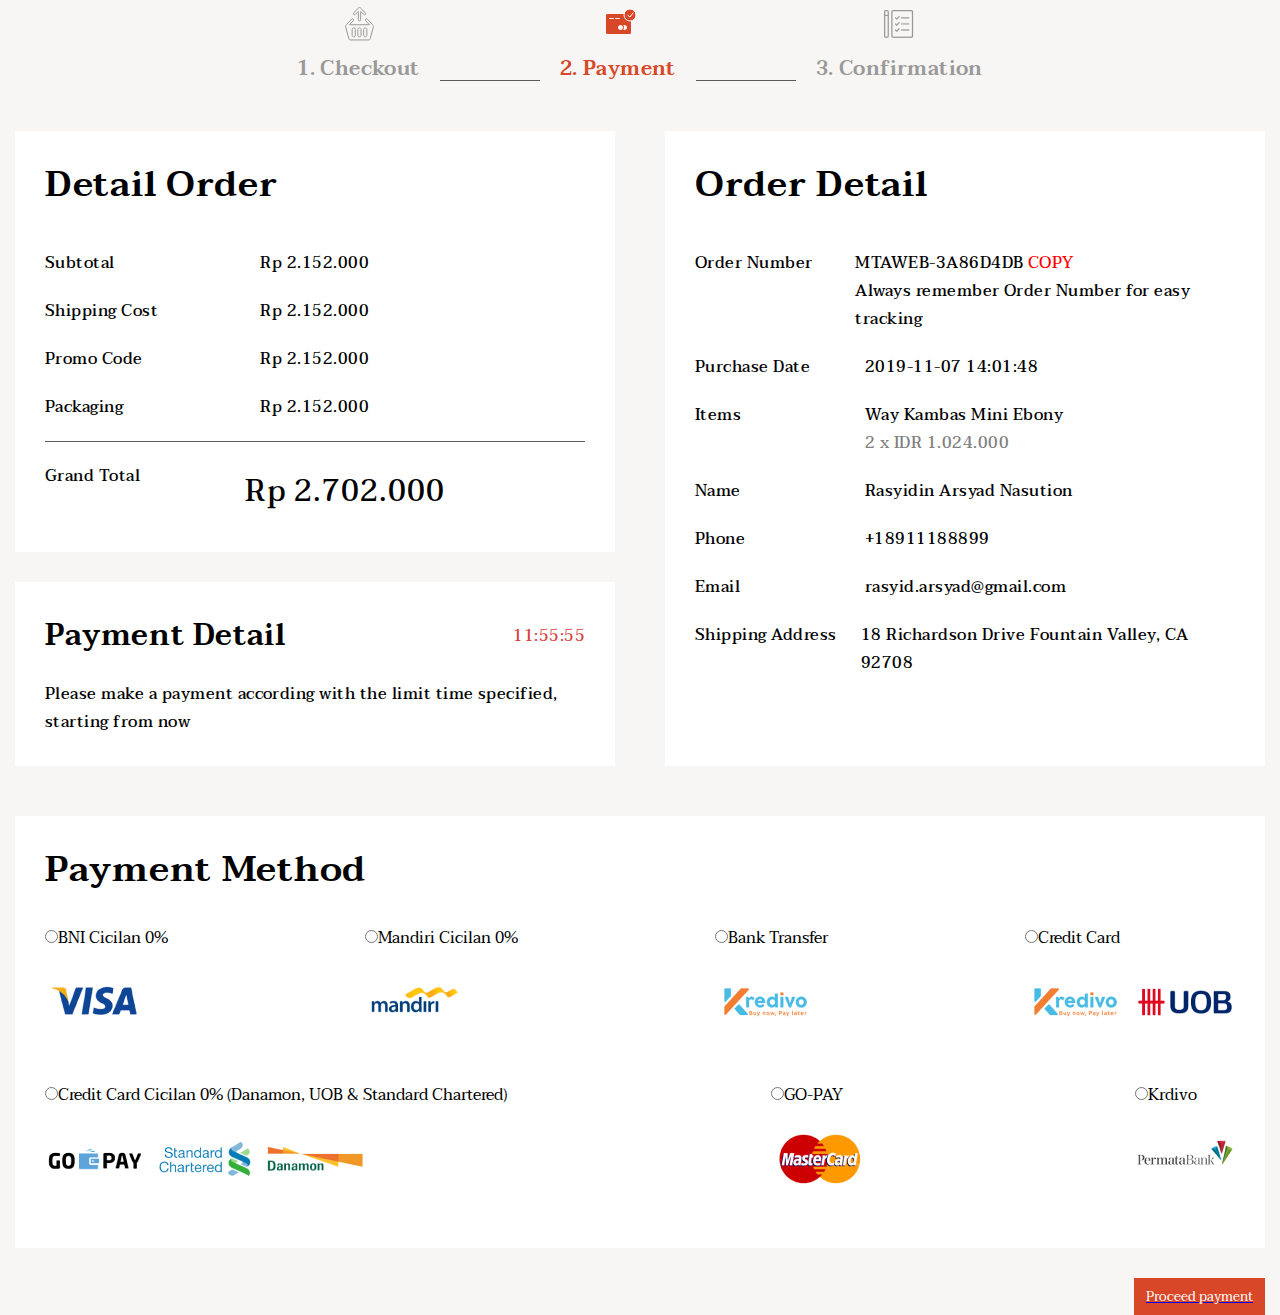
<file: payment.html>
<!DOCTYPE html>
<html lang="en">

<head>
  <meta charset="UTF-8" />
  <meta name="viewport" content="width=device-width, initial-scale=1.0" />
  <title>Document</title>
  <link rel="stylesheet" href="/css/style.css" />
  <link rel="stylesheet" href="/css/detail.css" />
</head>
<style>
  p {
    font-family: Taviraj;
    font-size: 16px;
    font-weight: 500;
    letter-spacing: 0.03em;
    text-align: left;
  }
</style>

<body>
  <div class="container">
    <div id="header"></div>
    <div style="
          display: flex;
          justify-content: center;
          align-items: flex-end;
          gap: 20px;
        ">
      <div style="text-align: center">
        <!-- <img src="/images/checkout.png" alt="" /> -->

        <svg width="48" height="48" viewBox="0 0 48 48" fill="none" xmlns="http://www.w3.org/2000/svg">
          <path
            d="M20.2943 14.3966L20.2942 14.3964L20.2849 14.4063C19.8513 14.8634 19.1478 14.8783 18.6661 14.4271C18.2308 13.987 18.2324 13.2495 18.6708 12.8116L23.6787 7.8089C24.1281 7.39021 24.9096 7.40557 25.3078 7.80336L30.3212 12.8116C30.7612 13.2511 30.7612 13.9923 30.3212 14.4318C30.0938 14.6591 29.7959 14.7794 29.5095 14.7794C29.2231 14.7794 28.9252 14.6591 28.6978 14.4318L26.5088 12.2452L25.6554 11.3927V12.5989V19.7938C25.6554 20.4342 25.1383 20.9514 24.496 20.9514C23.8537 20.9514 23.3366 20.4342 23.3366 19.7938V12.5636V11.3574L22.4833 12.2099L20.2943 14.3966Z"
            stroke="#999999" />
          <path
            d="M30.6856 20.7201L30.6851 20.7195C30.2427 20.253 30.2633 19.5468 30.7366 19.099C31.2039 18.6567 31.9117 18.6774 32.3603 19.1504L32.362 19.1522L32.373 19.164L32.4162 19.2101L32.5806 19.3856L33.1708 20.0156L34.9929 21.9608C36.3395 23.3987 37.7419 24.8965 37.9706 25.1425C38.3736 25.5761 38.599 26.1054 38.4563 26.6044L38.4562 26.6044L38.4543 26.6114L35.1369 38.8799C34.9488 39.5171 34.364 39.9616 33.7117 39.9616H15.2819C14.6295 39.9616 14.0448 39.5171 13.8566 38.8799L10.5392 26.6114L10.5393 26.6114L10.5373 26.6044C10.4691 26.366 10.4972 26.091 10.6002 25.8141C10.7035 25.5366 10.8676 25.2982 11.0101 25.1558L11.0178 25.1481L11.0252 25.1401C11.217 24.9311 12.6175 23.4353 13.9741 21.9874C14.6515 21.2644 15.3168 20.5546 15.8127 20.0256L16.4099 19.3886L16.5764 19.211L16.6202 19.1643L16.6314 19.1524L16.6341 19.1495C17.0693 18.6917 17.7792 18.677 18.2621 19.1039C18.7304 19.552 18.7492 20.2547 18.3085 20.7195L18.3079 20.7201L15.3069 23.8943L14.5094 24.7378H15.6702H33.3233H34.4841L33.6866 23.8943L30.6856 20.7201ZM18.7419 36.8351C19.6177 36.8351 20.3364 36.1179 20.3364 35.2417V29.4929C20.3364 28.6167 19.6177 27.8995 18.7419 27.8995C17.866 27.8995 17.1474 28.6167 17.1474 29.4929V35.2417C17.1474 36.1179 17.866 36.8351 18.7419 36.8351ZM24.4968 36.8351C25.3726 36.8351 26.0913 36.1179 26.0913 35.2417V29.4929C26.0913 28.6167 25.3726 27.8995 24.4968 27.8995C23.6209 27.8995 22.9023 28.6167 22.9023 29.4929V35.2417C22.9023 36.1179 23.6209 36.8351 24.4968 36.8351ZM30.2517 36.8351C31.1275 36.8351 31.8462 36.1179 31.8462 35.2417V29.4929C31.8462 28.6167 31.1275 27.8995 30.2517 27.8995C29.3758 27.8995 28.6572 28.6167 28.6572 29.4929V35.2417C28.6572 36.1179 29.3758 36.8351 30.2517 36.8351Z"
            stroke="#999999" />
        </svg>
        <p style="
              font-family: Taviraj;
              font-size: 20px;
              font-weight: 600;
              line-height: 24px;
              letter-spacing: 0.02em;
              text-align: left;
              color: rgba(153, 153, 153, 1);
            ">
          1. Checkout
        </p>
      </div>
      <div class="divider" style="height: 1px"></div>
      <div style="text-align: center">
        <!-- <img src="/images/payment.png" alt="" /> -->

        <svg width="48" height="48" viewBox="0 0 48 48" fill="none" xmlns="http://www.w3.org/2000/svg">
          <path fill-rule="evenodd" clip-rule="evenodd"
            d="M35.5 14H13.5C12.6719 14.0009 12.0009 14.6719 12 15.5V32.5C12.0009 33.3281 12.6719 33.9991 13.5 34H35.5C36.3281 33.9991 36.9991 33.3281 37 32.5V15.5C36.9991 14.6719 36.3281 14.0009 35.5 14ZM19.5 19H15.5C15.2239 19 15 18.7761 15 18.5C15 18.2239 15.2239 18 15.5 18H19.5C19.7761 18 20 18.2239 20 18.5C20 18.7761 19.7761 19 19.5 19ZM21.5 18C21.2239 18 21 18.2239 21 18.5C21 18.7761 21.2239 19 21.5 19H25.5C25.7761 19 26 18.7761 26 18.5C26 18.2239 25.7761 18 25.5 18H21.5ZM26.5 30C25.1193 30 24 28.8807 24 27.5C24 26.1193 25.1193 25 26.5 25C27.8807 25 29 26.1193 29 27.5C29 28.8807 27.8807 30 26.5 30ZM29.2437 29.6489C29.6235 29.8763 30.0574 29.9976 30.5 30C31.8807 30 33 28.8807 33 27.5C33 26.1193 31.8807 25 30.5 25C30.0574 25.0024 29.6235 25.1236 29.2437 25.351C30.2522 26.6062 30.2522 28.3937 29.2437 29.6489Z"
            fill="#D84727" />
          <circle cx="36" cy="15" r="6" fill="#D84727" stroke="white" />
          <path d="M34 15.5L36 17L39 13" stroke="white" stroke-linecap="round" stroke-linejoin="round" />
        </svg>

        <p style="
              font-family: Taviraj;
              font-size: 20px;
              font-weight: 600;
              line-height: 24px;
              letter-spacing: 0.02em;
              text-align: left;
              color: rgba(216, 71, 39, 1);
            ">
          2. Payment
        </p>
      </div>
      <div class="divider" style="height: 1px"></div>
      <div style="text-align: center">
        <img src="/images/confirm.png" alt="" />
        <p style="
              font-family: Taviraj;
              font-size: 20px;
              font-weight: 600;
              line-height: 24px;
              letter-spacing: 0.02em;
              color: rgba(153, 153, 153, 1);
              text-align: left;
            ">
          3. Confirmation
        </p>
      </div>
    </div>

    <div style="
          display: flex;
          gap: 40px;
          justify-content: space-between;
          margin-block: 50px;
          flex-wrap: wrap;
          align-items: stretch;
        ">
      <div style="width: 48%; min-width: 500px">
        <div style="padding: 30px; background-color: #fff; min-width: 500px">
          <h3 style="
                font-family: Taviraj;
                font-size: 36px;
                font-weight: 600;
                line-height: 48px;
                letter-spacing: 0.02em;
                text-align: left;
                margin-bottom: 40px;
              ">
            Detail Order
          </h3>
          <div style="
                display: flex;
                gap: 20px;
                width: 60%;
                margin-block: 20px;
                justify-content: space-between;
              ">
            <p>Subtotal</p>
            <p>Rp 2.152.000</p>
          </div>
          <div style="
                display: flex;
                gap: 20px;
                width: 60%;
                margin-block: 20px;
                justify-content: space-between;
              ">
            <p>Shipping Cost</p>
            <p>Rp 2.152.000</p>
          </div>
          <div style="
                display: flex;
                gap: 20px;
                width: 60%;
                margin-block: 20px;
                justify-content: space-between;
              ">
            <p>Promo Code</p>
            <p>Rp 2.152.000</p>
          </div>
          <div style="
                display: flex;
                gap: 20px;
                width: 60%;
                margin-block: 20px;
                justify-content: space-between;
              ">
            <p>Packaging</p>
            <p>Rp 2.152.000</p>
          </div>
          <div class="divider" style="width: 100%; height: 1px; margin-block: 20px"></div>
          <div style="
                display: flex;
                gap: 20px;
                justify-content: space-between;
                width: 74%;
              ">
            <p>Grand Total</p>
            <p style="
                  font-family: Taviraj;
                  font-size: 30px;
                  font-weight: 500;
                  line-height: 60px;
                  letter-spacing: 0.03em;
                  text-align: left;
                ">
              Rp 2.702.000
            </p>
          </div>
        </div>
        <div style="
              padding: 30px;
              background-color: #fff;
              min-width: 500px;
              margin-top: 30px;
            ">
          <div style="
                display: flex;
                justify-content: space-between;
                align-items: center;
                margin-bottom: 20px;
              ">
            <p style="
                  font-family: Taviraj;
                  font-size: 30px;
                  font-weight: 600;
                  line-height: 48px;
                  letter-spacing: 0.02em;
                  text-align: left;
                ">
              Payment Detail
            </p>
            <p style="color: rgba(217, 63, 63, 1)">11:55:55</p>
          </div>
          <p>
            Please make a payment according with the limit time specified,
            starting from now
          </p>
        </div>
      </div>
      <div style="
            background-color: #fff;
            padding: 30px;
            width: 48%;
            min-width: 500px;
          ">
        <h3 style="
              font-family: Taviraj;
              font-size: 36px;
              font-weight: 600;
              line-height: 48px;
              letter-spacing: 0.02em;
              text-align: left;
              margin-bottom: 40px;
            ">
          Order Detail
        </h3>
        <div style="display: flex; gap: 20px; margin-block: 20px">
          <p style="width: 150px">Order Number</p>
          <div>
            <p>MTAWEB-3A86D4DB <span style="color: red">COPY</span></p>
            <p>Always remember Order Number for easy tracking</p>
          </div>
        </div>
        <div style="display: flex; gap: 20px; margin-block: 20px">
          <p style="width: 150px">Purchase Date</p>
          <div>
            <p>2019-11-07 14:01:48</p>
          </div>
        </div>
        <div style="display: flex; gap: 20px; margin-block: 20px">
          <p style="width: 150px">Items</p>
          <div>
            <p>Way Kambas Mini Ebony</p>
            <p style="color: gray">2 x IDR 1.024.000</p>
          </div>
        </div>
        <div style="display: flex; gap: 20px; margin-block: 20px">
          <p style="width: 150px">Name</p>
          <div>
            <p>Rasyidin Arsyad Nasution</p>
          </div>
        </div>
        <div style="display: flex; gap: 20px; margin-block: 20px">
          <p style="width: 150px">Phone</p>
          <div>
            <p>+18911188899</p>
          </div>
        </div>
        <div style="display: flex; gap: 20px; margin-block: 20px">
          <p style="width: 150px">Email</p>
          <div>
            <p>rasyid.arsyad@gmail.com</p>
          </div>
        </div>
        <div style="display: flex; gap: 20px; margin-block: 20px">
          <p style="width: 150px">Shipping Address</p>
          <div>
            <p>18 Richardson Drive Fountain Valley, CA 92708</p>
          </div>
        </div>
      </div>
    </div>

    <div style="background-color: #fff; padding: 30px;">
      <h2 style="
            font-family: Taviraj;
            font-size: 36px;
            font-weight: 600;
            line-height: 48px;
            letter-spacing: 0.02em;
            text-align: left;
            margin-bottom: 30px;
          ">
        Payment Method
      </h2>
     <div>
      <div style="display: flex; gap: 10px; justify-content: space-between">
        <div>
          <div>
            <input type="radio">BNI Cicilan 0%</input>
          </div>
          <img src="/images/payment1.png" alt="" />
        </div>
        <div>
          <div>
            <input type="radio">Mandiri Cicilan 0%</input>
          </div>
          <img src="/images/payment2.png" alt="" />
        </div>
        <div>
          <div>
            <input type="radio">Bank Transfer</input>
          </div>
          <img src="/images/payment3.png" alt="" />
        </div>
        <div>
          <div>
            <input type="radio">Credit Card</input>
          </div>
          <div style="display: flex;gap: 10px;">
            <img src="/images/payment3.png" alt="" />
            <img src="/images/payment4.png" alt="" />
          </div>
        </div>
      </div>
      <div style="display: flex; gap: 10px; justify-content: space-between;margin-top: 20px;">
        <div>
          <input type="radio">Credit Card Cicilan 0% (Danamon, UOB & Standard Chartered)</input>
          <div style="display: flex;gap: 10px;">
            <img src="/images/payment5.png" alt="" />
            <img src="/images/payment6.png" alt="" />
            <img src="/images/payment7.png" alt="" />
          </div>
        </div>
        <div>
          <div>
            <input type="radio">GO-PAY</input>
          </div> <img src="/images/payment8.png" alt="" />
        </div>
        <div>
          <div>
            <input type="radio">Krdivo</input>
          </div> <img src="/images/payment9.png" alt="" />
        </div>
      </div>
     </div>
    </div>

    <div style="direction: rtl;margin-top: 30px;">
      <a href="/confirmation.html"><button style="background-color: rgba(216, 71, 39, 1);color: #fff;" class="commonBtn">Proceed payment</button></a>
    </div>
  </div>
  <div id="footer"></div>
</body>

<script src="https://code.jquery.com/jquery-3.3.1.js" integrity="sha256-2Kok7MbOyxpgUVvAk/HJ2jigOSYS2auK4Pfzbm7uH60="
  crossorigin="anonymous"></script>
<script>
  $(function () {
    $("#header").load("header.html");
    $("#footer").load("footer.html");
  });
</script>
<script src="/js/modal.js"></script>

</html>
</file>
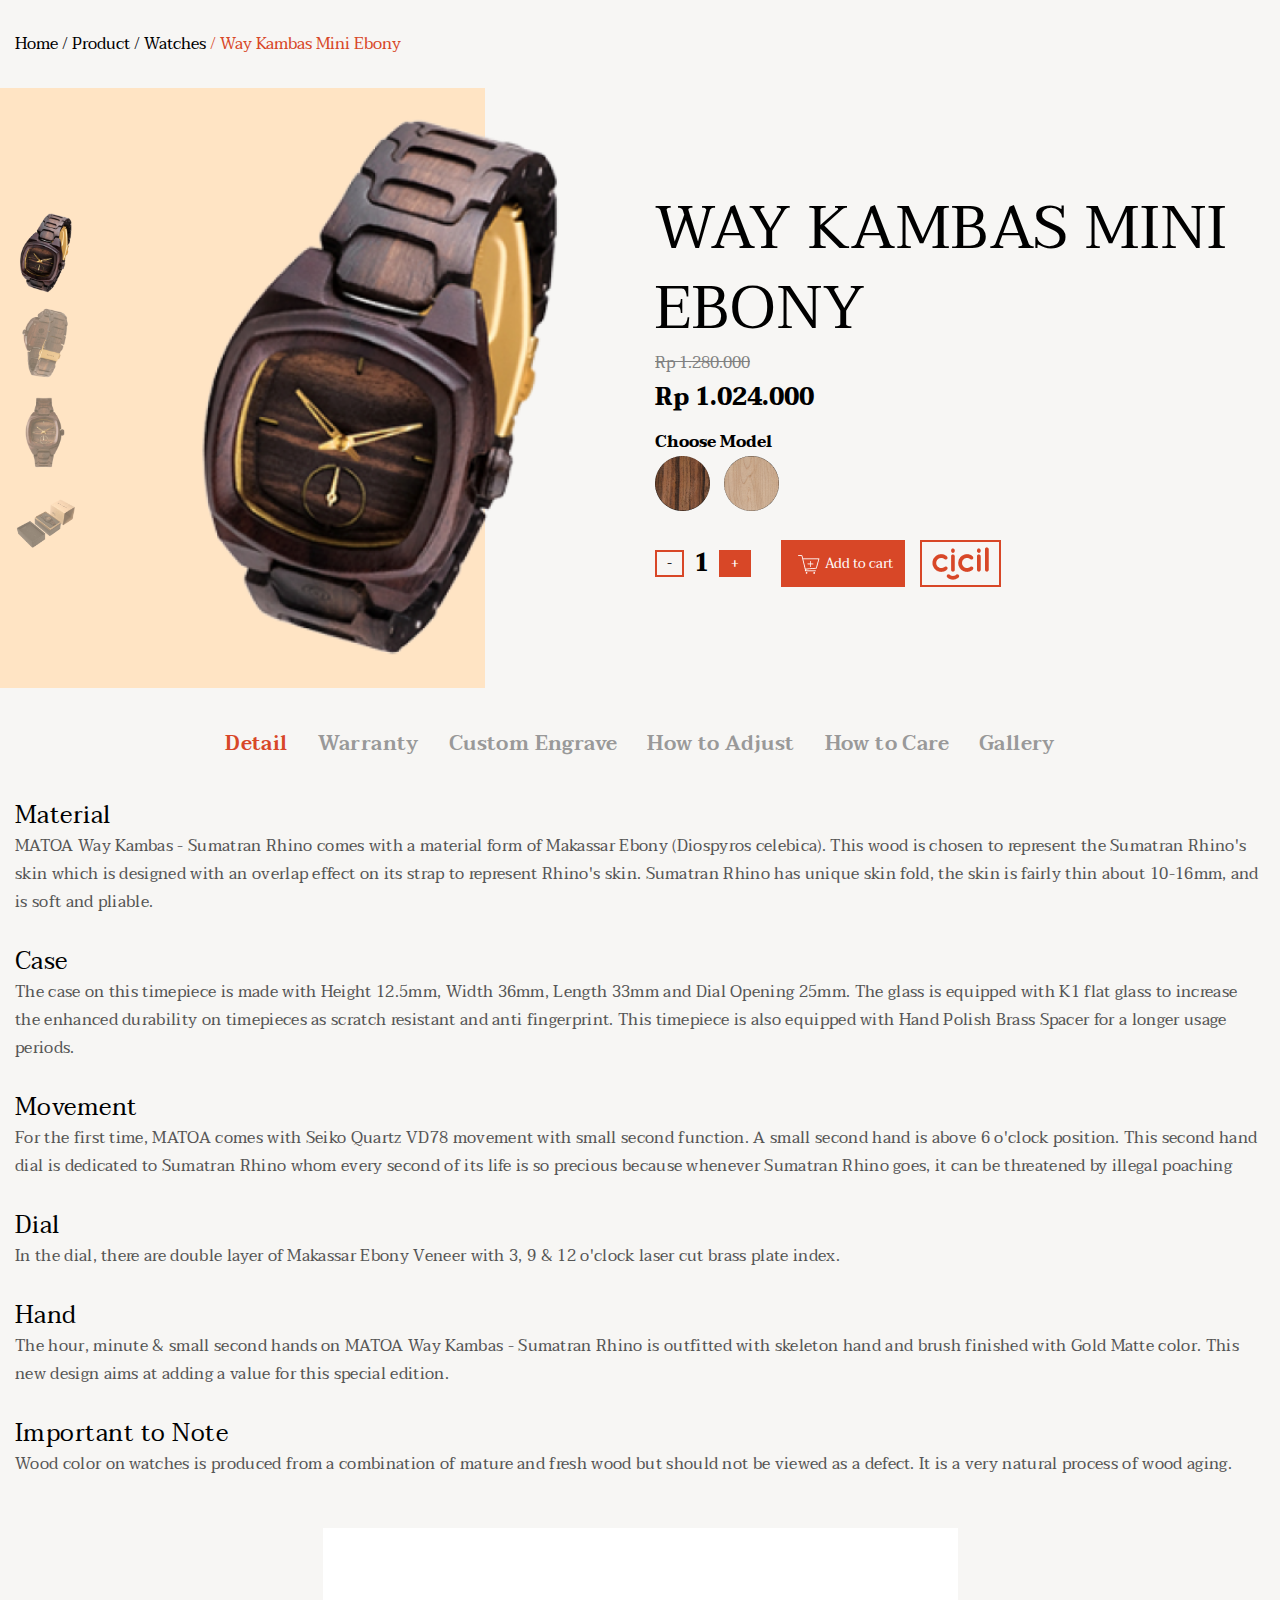
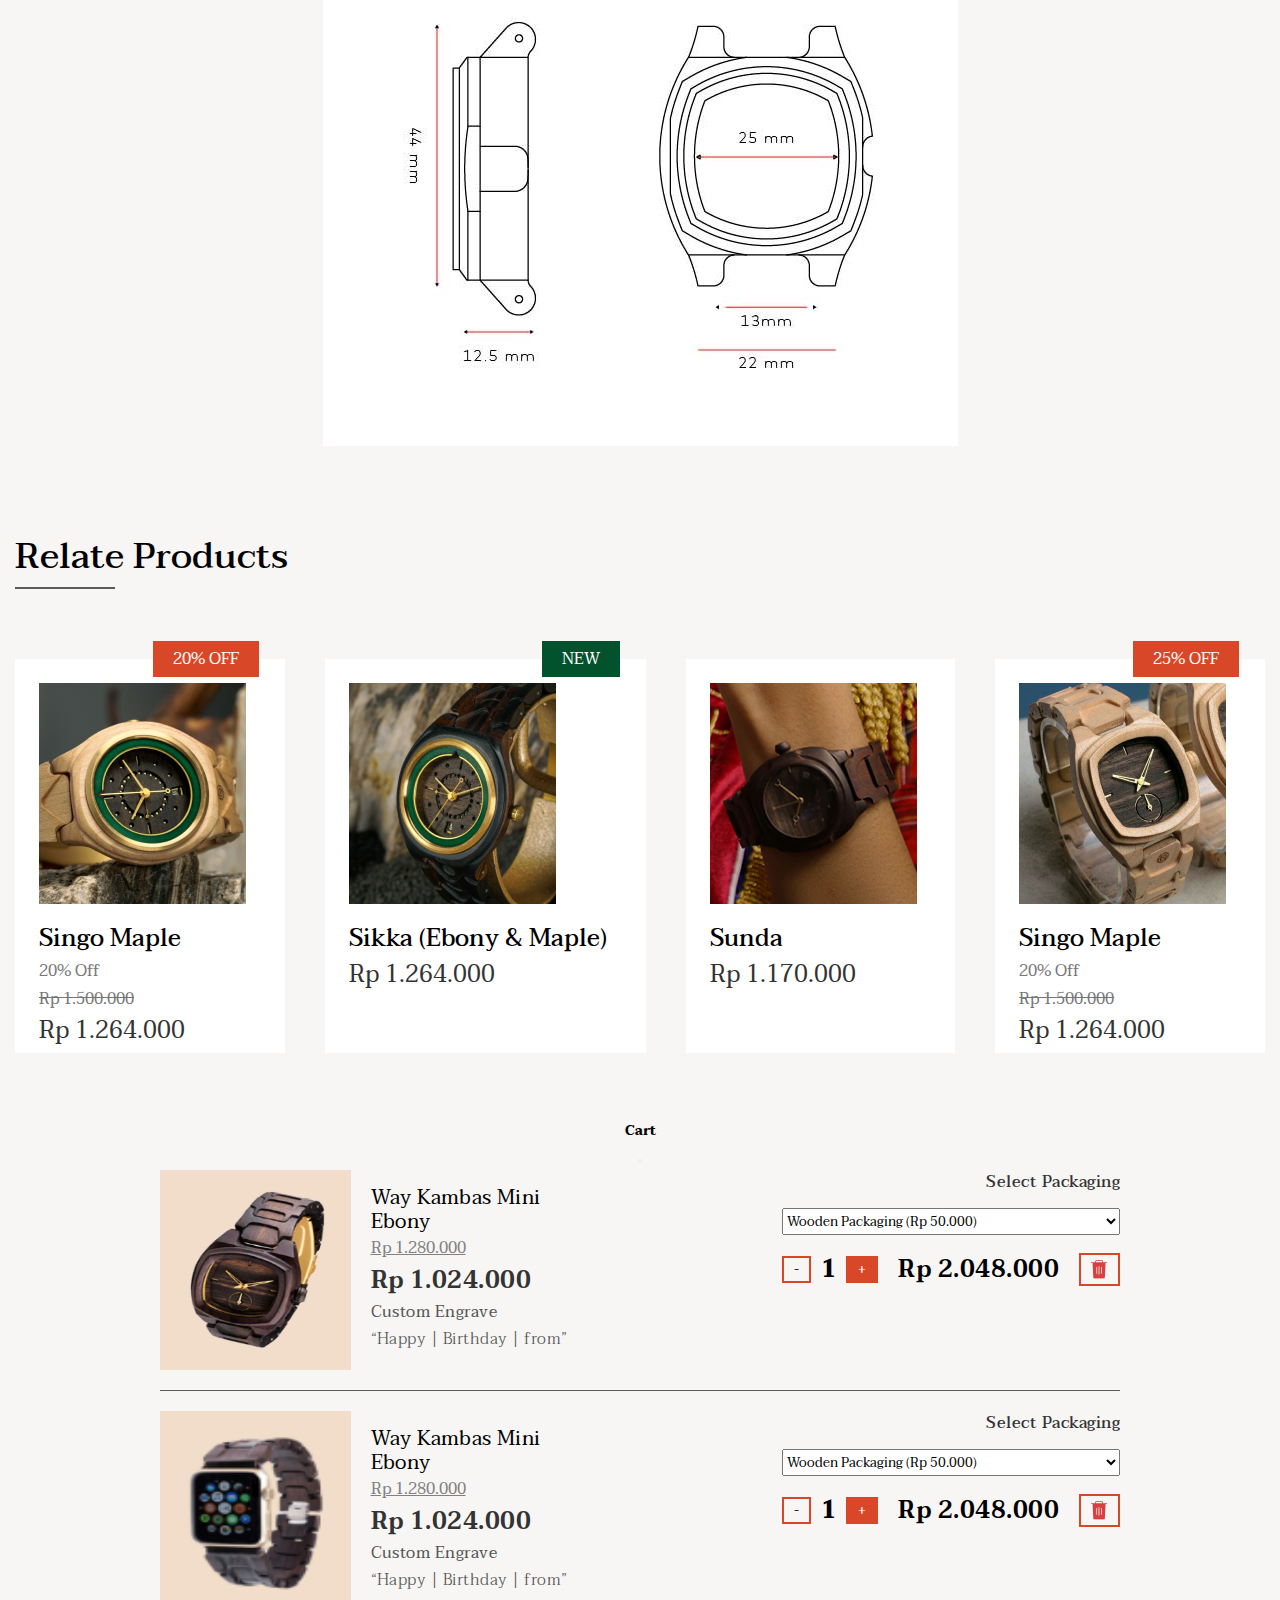
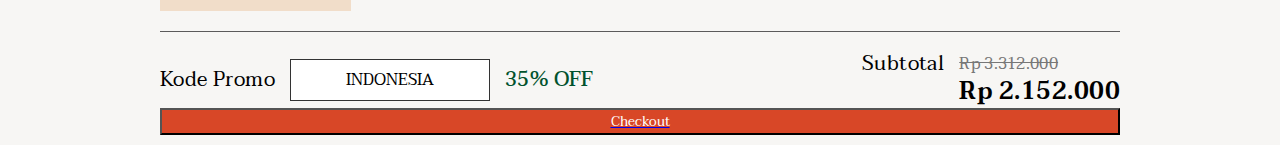
<file: product-detail.html>
<!DOCTYPE html>
<html lang="en">

<head>
  <meta charset="UTF-8" />
  <meta name="viewport" content="width=device-width, initial-scale=1.0" />
  <title>Document</title>
  <link rel="stylesheet" href="/css/style.css" />
  <link rel="stylesheet" href="/css/detail.css" />
</head>

<body>
  <div class="container detailPage">
    <div id="header"></div>
    <p style="margin-block: 30px !important">
      Home / Product / Watches
      <span style="color: rgba(216, 71, 39, 1)">/ Way Kambas Mini Ebony</span>
    </p>
    <div class="detail">
      <div class="leftContent">
        <div class="abs"></div>
        <div class="leftDetail">
          <div class="small" style="display: flex; flex-direction: column; gap: 10px">
            <img src="/images/product-detail.png" class="watchList" alt="" onclick="onChooseImage(0)" />
            <img src="/images/pdetail-1.png" class="watchList" alt="" onclick="onChooseImage(1)" />
            <img src="/images/pdetail-3.png" class="watchList" alt="" onclick="onChooseImage(2)" />
            <img src="/images/pdetail-2.png" class="watchList" alt="" onclick="onChooseImage(3)" />
          </div>
          <img src="/images/product-detail.png" id="watchZoom" alt="" />
        </div>
      </div>
      <div class="rightDetailContent">
        <h1 style="
              font-family: Taviraj;
              font-size: 60px;
              font-weight: 400;
              line-height: 80px;
              letter-spacing: 0.02em;
              text-align: left;
            ">
          WAY KAMBAS MINI EBONY
        </h1>
        <p style="text-decoration: line-through; color: gray">Rp 1.280.000</p>
        <h5 style="font-size: 24px; font-weight: 500">
          <strong>Rp 1.024.000</strong>
        </h5>
        <p style="margin-top: 10px"><strong>Choose Model</strong></p>
        <div>
          <img src="/images/detail-select1.png" alt="" style="margin-right: 10px" />
          <img src="/images/detail-select2.png" alt="" />
        </div>
        <div style="display: flex; gap: 30px; margin-top: 20px">
          <div style="display: flex; gap: 10px; align-items: center">
            <button class="commonBtn" style="
                  padding: 0px 10px !important;
                  padding-block: 0px !important;
                ">
              -
            </button>
            <h2 style="margin-bottom: 0;">1</h2>
            <button class="commonBtn" style="
                  padding: 0px 10px !important;
                  padding-block: 0px !important;
                  background-color: rgba(216, 71, 39, 1);
                  color: #fff;
                ">
              +
            </button>
          </div>
          <div style="display: flex; gap: 15px">
            <button style="background-color: rgba(216, 71, 39, 1); color: #fff" class="commonBtn" data-bs-toggle="modal"
              data-bs-target="#exampleModal">
              <img src="/images/add-cart.png" alt="" />
              Add to cart
            </button>
            <button class="commonBtn">
              <img src="/images/logo-cicil-white 1.png" alt="" />
            </button>
          </div>
        </div>
      </div>
    </div>
    <div class="infomation">
      <div class="menu">
        <span>Detail</span>
        <span>Warranty</span>
        <span>Custom Engrave</span>
        <span>How to Adjust</span>
        <span>How to Care</span>
        <span>Gallery</span>
      </div>
      <div class="text">
        <h4>Material</h4>
        <p>
          MATOA Way Kambas - Sumatran Rhino comes with a material form of
          Makassar Ebony (Diospyros celebica). This wood is chosen to
          represent the Sumatran Rhino's skin which is designed with an
          overlap effect on its strap to represent Rhino's skin. Sumatran
          Rhino has unique skin fold, the skin is fairly thin about 10-16mm,
          and is soft and pliable.
        </p>
        <h4>Case</h4>
        <p>
          The case on this timepiece is made with Height 12.5mm, Width 36mm,
          Length 33mm and Dial Opening 25mm. The glass is equipped with K1
          flat glass to increase the enhanced durability on timepieces as
          scratch resistant and anti fingerprint. This timepiece is also
          equipped with Hand Polish Brass Spacer for a longer usage periods.
        </p>
        <h4>Movement</h4>
        <p>
          For the first time, MATOA comes with Seiko Quartz VD78 movement with
          small second function. A small second hand is above 6 o'clock
          position. This second hand dial is dedicated to Sumatran Rhino whom
          every second of its life is so precious because whenever Sumatran
          Rhino goes, it can be threatened by illegal poaching
        </p>
        <h4>Dial</h4>
        <p>
          In the dial, there are double layer of Makassar Ebony Veneer with 3,
          9 & 12 o'clock laser cut brass plate index.
        </p>
        <h4>Hand</h4>
        <p>
          The hour, minute & small second hands on MATOA Way Kambas - Sumatran
          Rhino is outfitted with skeleton hand and brush finished with Gold
          Matte color. This new design aims at adding a value for this special
          edition.
        </p>
        <h4>Important to Note</h4>
        <p>
          Wood color on watches is produced from a combination of mature and
          fresh wood but should not be viewed as a defect. It is a very
          natural process of wood aging.
        </p>
      </div>
      <div style="display: flex;justify-content: center;margin-block: 50px 30px;">
        <img src="/images/detail-last.png" alt="">
      </div>
    </div>
    <div class="deal">
      <h2 style="font-size: 36px; font-weight: 500">Relate Products</h2>
      <div class="divider"></div>
      <div class="dealBoxes">
        <div class="dealBox">
          <div class="tag">20% OFF</div>
          <img src="/images/deal 1.png" alt="" />
          <div style="
                transform: translateY(-20px);
                display: flex;
                flex-direction: column;
                gap: 4px;
              ">
            <p class="title">Singo Maple</p>
            <p class="sale">20% Off</p>
            <p class="origin">Rp 1.500.000</p>
            <p class="price">Rp 1.264.000</p>
          </div>
          <div class="btn" class="btn" style="
                display: flex;
                gap: 10px;
                justify-content: center;
                opacity: 0;
              ">
            <button class="commonBtn">
              <img style="transform: translateY(2px)" src="/images/love.png" alt="" />
            </button>
            <button class="commonBtn" style="background-color: rgba(216, 71, 39, 1); color: #fff">
              Add to cart
            </button>
          </div>
        </div>
        <div class="dealBox">
          <div class="tag" style="background-color: #01522D;">NEW</div>
          <img src="/images/deal 2.png" alt="" />
          <div style="
                transform: translateY(-20px);
                display: flex;
                flex-direction: column;
                gap: 4px;
              ">
            <p class="title">Sikka (Ebony & Maple)</p>
            <p class="price">Rp 1.264.000</p>
          </div>
          <div class="btn" class="btn" style="
                display: flex;
                gap: 10px;
                justify-content: center;
                opacity: 0;
              ">
            <button class="commonBtn">
              <img style="transform: translateY(2px)" src="/images/love.png" alt="" />
            </button>
            <button class="commonBtn" style="background-color: rgba(216, 71, 39, 1); color: #fff">
              Add to cart
            </button>
          </div>
        </div>
        <div class="dealBox">
          <img src="/images/deal 3.png" alt="" />
          <div style="
                transform: translateY(-20px);
                display: flex;
                flex-direction: column;
                gap: 4px;
              ">
            <p class="title">Sunda</p>
            <p class="price">Rp 1.170.000</p>
          </div>
          <div class="btn" class="btn" style="
                display: flex;
                gap: 10px;
                justify-content: center;
                opacity: 0;
              ">
            <button class="commonBtn">
              <img style="transform: translateY(2px)" src="/images/love.png" alt="" />
            </button>
            <button class="commonBtn" style="background-color: rgba(216, 71, 39, 1); color: #fff">
              Add to cart
            </button>
          </div>
        </div>
        <div class="dealBox">
          <div class="tag">25% OFF</div>
          <img src="/images/deal 4.png" alt="" />
          <div style="
                transform: translateY(-20px);
                display: flex;
                flex-direction: column;
                gap: 4px;
              ">
            <p class="title">Singo Maple</p>
            <p class="sale">20% Off</p>
            <p class="origin">Rp 1.500.000</p>
            <p class="price">Rp 1.264.000</p>
          </div>
          <div class="btn" class="btn" style="
                display: flex;
                gap: 10px;
                justify-content: center;
                opacity: 0;
              ">
            <button class="commonBtn">
              <img style="transform: translateY(2px)" src="/images/love.png" alt="" />
            </button>
            <button class="commonBtn" style="background-color: rgba(216, 71, 39, 1); color: #fff">
              Add to cart
            </button>
          </div>
        </div>
      </div>
    </div>
  </div>
  <div id="footer"></div>
</body>
<div class="modal fade" id="exampleModal" tabindex="-1" aria-labelledby="exampleModalLabel" aria-hidden="true">
  <div style="display: flex;justify-content: center;width: 100%;">
    <div class="modal-dialog" style="max-width: 2000px;text-align: center;">
      <div class="modal-content" style="background: rgba(247, 246, 244, 1) !important;width: max-content;padding:10px 20px;min-width: 1000px;">
        <div class="modal-header">
          <h5 class="modal-title" id="exampleModalLabel">Cart</h5>
          <button type="button" class="btn-close" data-bs-dismiss="modal" aria-label="Close"></button>
        </div>
        <div class="modal-body" style="width: 100%;">
          <div>
            <div class="cartBox">
              <div class="leftContent">
                <img src="/images/product-detail.png" alt="">
                <div>
                  <h3 style="font-family: Taviraj;
                      font-size: 20px;
                      font-weight: 400;
                      line-height: 24px;
                      letter-spacing: 0.02em;
                      text-align: left;
                      ">Way Kambas Mini Ebony</h3>
                  <p style="color: gray;text-decoration: underline;text-align: left;">Rp 1.280.000</p>
                  <p style="font-family: Taviraj;
                       font-size: 24px;
                       font-weight: 600;
                       line-height: 32px;
                       letter-spacing: 0.02em;
                       text-align: left;
                       color: rgba(51, 51, 51, 1);
                       ">Rp 1.024.000</p>
                  <p style="font-family: Taviraj;
                       font-size: 16px;
                       font-weight: 400;
                       line-height: 24px;
                       letter-spacing: 0.03em; 
                       text-align: left;
                       color:rgba(85, 85, 85, 1)
                       ">Custom Engrave</p>
                  <p style="
                       font-size: 16px;
                       font-weight: 300;
                       line-height: 24px;
                       letter-spacing: 0.03em;
                       text-align: left;
                       color: rgba(85, 85, 85, 1)
                       ">“Happy | Birthday | from”</p>
                </div>
              </div>
              <div class="rightContent">
                <p style="font-family: Taviraj;
                    font-size: 16px;
                    font-weight: 500;
                    line-height: 24px;
                    letter-spacing: 0.03em;
                    text-align: right;
                    color:rgba(51, 51, 51, 1);
                    margin-bottom: 0;
                    ">Select Packaging</p>
                <select name="" id="">
                  <option value="Wooden Packaging (Rp 50.000)">Wooden Packaging (Rp 50.000)</option>
                </select>
                <div style="display: flex;gap: 10px;align-items: center;">
                  <div style="display: flex; gap: 10px; align-items: center">
                    <button class="commonBtn" style="
                            padding: 0px 10px !important;
                            padding-block: 0px !important;
                          ">
                      -
                    </button>
                    <h2 style="margin-bottom: 0;"> 1</h2>
                    <button class="commonBtn" style="
                            padding: 0px 10px !important;
                            padding-block: 0px !important;
                            background-color: rgba(216, 71, 39, 1);
                            color: #fff;
                          ">
                      +
                    </button>
                  </div>
                  <p style="font-family: Taviraj;
                      font-size: 24px;
                      font-weight: 600;
                      line-height: 32px;
                      letter-spacing: 0.02em;
                      text-align: left;
                      margin-bottom: 0;
                      margin-inline: 10px;
                      ">Rp 2.048.000</p>
                  <button class="commonBtn"><img src="/images/trash.png" alt=""></button>
                </div>
              </div>
            </div>
            <div class="divider" style="width: 100%;margin-block: 20px;height: 1px;"></div>
            <div class="cartBox">
              <div class="leftContent">
                <img src="/images/cart1.png " alt="">
                <div>
                  <h3 style="font-family: Taviraj;
                      font-size: 20px;
                      font-weight: 400;
                      line-height: 24px;
                      letter-spacing: 0.02em;
                      text-align: left;
                      ">Way Kambas Mini Ebony</h3>
                  <p style="color: gray;text-decoration: underline;text-align: left;">Rp 1.280.000</p>
                  <p style="font-family: Taviraj;
                       font-size: 24px;
                       font-weight: 600;
                       line-height: 32px;
                       letter-spacing: 0.02em;
                       text-align: left;
                       color: rgba(51, 51, 51, 1);
                       ">Rp 1.024.000</p>
                  <p style="font-family: Taviraj;
                       font-size: 16px;
                       font-weight: 400;
                       line-height: 24px;
                       letter-spacing: 0.03em; 
                       text-align: left;
                       color:rgba(85, 85, 85, 1)
                       ">Custom Engrave</p>
                  <p style="
                       font-size: 16px;
                       font-weight: 300;
                       line-height: 24px;
                       letter-spacing: 0.03em;
                       text-align: left;
                       color: rgba(85, 85, 85, 1)
                       ">“Happy | Birthday | from”</p>
                </div>
              </div>
              <div class="rightContent">
                <p style="font-family: Taviraj;
                    font-size: 16px;
                    font-weight: 500;
                    line-height: 24px;
                    letter-spacing: 0.03em;
                    text-align: right;
                    color:rgba(51, 51, 51, 1);
                    margin-bottom: 0;
                    ">Select Packaging</p>
                <select name="" id="">
                  <option value="Wooden Packaging (Rp 50.000)">Wooden Packaging (Rp 50.000)</option>
                </select>
                <div style="display: flex;gap: 10px;align-items: center;">
                  <div style="display: flex; gap: 10px; align-items: center">
                    <button class="commonBtn" style="
                            padding: 0px 10px !important;
                            padding-block: 0px !important;
                          ">
                      -
                    </button>
                    <h2 > 1</h2>
                    <button class="commonBtn" style="
                            padding: 0px 10px !important;
                            padding-block: 0px !important;
                            background-color: rgba(216, 71, 39, 1);
                            color: #fff;
                          ">
                      +
                    </button>
                  </div>
                  <p style="font-family: Taviraj;
                      font-size: 24px;
                      font-weight: 600;
                      line-height: 32px;
                      letter-spacing: 0.02em;
                      text-align: left;
                      margin-bottom: 0;
                      margin-inline: 10px;
                      ">Rp 2.048.000</p>
                  <button class="commonBtn"><img src="/images/trash.png" alt=""></button>
                </div>
              </div>
            </div>
            <div class="divider" style="width: 100%;margin-block: 20px;height: 1px;"></div>

            <div style="display: flex;justify-content: space-between;">
              <div style="display: flex;gap: 15px;align-items: center;">
                <p style="font-family: Taviraj;
                  font-size: 20px;
                  font-weight: 400;
                  line-height: 24px;
                  letter-spacing: 0.02em;
                  text-align: left;
                  ">Kode Promo</p>
                <div
                  style="background-color: rgba(255, 255, 255, 1);width: 200px;height: 42px;border:0.3px solid rgba(51, 51, 51, 1);display: flex;justify-content: center;align-items: center;">
                  <p>INDONESIA</p>
                </div>
                <p style="font-family: Taviraj;
                  font-size: 20px;
                  font-weight: 500;
                  line-height: 24px;
                  letter-spacing: 0.02em;
                  text-align: left;
                  color: rgba(1, 82, 45, 1);
                  ">35% OFF</p>
              </div>
              <div style="display: flex;gap: 15px;">
                <p style="font-family: Taviraj;
                  font-size: 20px;
                  font-weight: 400;
                  line-height: 24px;
                  letter-spacing: 0.02em;
                  text-align: left;
                  ">Subtotal</p>
                <div>
                  <p style="font-family: Taviraj;
                    font-size: 16px;
                    font-weight: 400;
                    line-height: 24px;
                    letter-spacing: 0.02em;
                    text-align: left;
                    color: rgba(119, 119, 119, 1);
                    text-decoration: line-through;
                    ">Rp 3.312.000</p>
                  <p style="font-family: Taviraj;
                    font-size: 24px;
                    font-weight: 600;
                    line-height: 32px;
                    letter-spacing: 0.02em;
                    text-align: left;
                    ">
                    Rp 2.152.000
                  </p>
                </div>
              </div>
            </div>
          </div>
        </div>
        <div class="modal-footer">
          <a href="/checkout.html">
            <button type="button" class="btn" style="display: block; width: 100%; background: rgba(216, 71, 39, 1);color: white;
        ">Checkout</button>
        </a>
        </div>
      </div>
    </div>
  </div>
  <script src="https://code.jquery.com/jquery-3.3.1.js" integrity="sha256-2Kok7MbOyxpgUVvAk/HJ2jigOSYS2auK4Pfzbm7uH60="
    crossorigin="anonymous"></script>
  <script>
    $(function () {
      $("#header").load("header.html");
      $("#footer").load("footer.html");
    });
  </script>
  <script src="/js/modal.js"></script>

</html>
</file>
<file: css/style.css>
@import url("https://fonts.googleapis.com/css2?family=Taviraj:ital,wght@0,100;0,200;0,300;0,400;0,500;0,600;0,700;0,800;0,900;1,100;1,200;1,300;1,400;1,500;1,600;1,700;1,800;1,900&display=swap");

* {
  font-family: "Taviraj", serif;
  padding: 0;
  margin: 0;
  box-sizing: border-box;
}



body {
  background: rgba(247, 246, 244, 1) !important;
}

.container {
  width: 1250px;
  margin: 0 auto;
}
.container .content {
}

.contentBanner {
  width: 100%;
  height: 500px;
  background: rgba(241, 221, 201, 1);
  display: flex;
  gap: 40px;
  position: relative;
  padding-top: 40px;
}

.contentBanner .watch {
  transform: translateY(100px);
}

.contentBanner .sideContent {
  width: 50%;
  display: flex;
  flex-direction: column;
  gap: 20px;
}

.contentBanner h1 {
  font-size: 60px;
  font-weight: 400;
  text-wrap: balance;
}

.divider {
  width: 100px;
  height: 2px;
  background-color: rgb(92, 91, 91);
}

.commonBtn {
  padding: 5px 10px;
  display: flex;
  justify-content: center;
  align-items: center;
  border: 2px solid rgba(216, 71, 39, 1);
  cursor: pointer;
  background-color: transparent;
}

.bannerAbs {
  width: max-content;
  position: absolute;
  right: -80px;
  top: 0;
  display: flex;
  flex-direction: column;
}

.bannerAbs svg:nth-child(2) {
  transform: translateY(-150px);
  opacity: 0.6;
}

.bannerAbs svg:last-child {
  transform: translateY(-300px);
  opacity: 0.3;
}

.contentBanner .arrow {
  position: absolute;
  display: flex;
  gap: 10px;
  bottom: -20px;
  right: 30px;
}

.contentBanner .arrow button:last-child {
  background-color: rgba(216, 71, 39, 1);
}

.luxury {
  margin-top: 150px;
  display: flex;
  gap: 40px;
}

.luxury .box {
  background: rgba(255, 255, 255, 1);
  width: 50%;
  padding: 20px;
}

.deal {
  margin-top: 80px;
}

.dealBoxes {
  margin-top: 70px;
  display: flex;
  gap: 40px;
  justify-content: space-between;
  height: 450px;
}

.dealBox {
  background: rgba(255, 255, 255, 1);
  padding: 10px 20px;
  height: 370px;
  flex-grow: 1;
}

.dealBox:hover {
  height: 420px;
  transition: all 0.25s ease;
}

.dealBox:hover .btn {
  opacity: 1 !important;
  transition: all 0.5s ease;
}

.dealBox img {
  transform: translateY(-15%);
}

.dealBox .title {
  font-size: 24px;
  font-weight: 500;
  line-height: 32px;
  letter-spacing: 0em;
  text-align: left;
}

.dealBox .sale {
  font-family: Taviraj;
  font-size: 16px;
  font-weight: 400;
  line-height: 24px;
  letter-spacing: 0em;
  text-align: left;
  color: rgba(119, 119, 119, 1);
}

.dealBox .origin {
  font-family: Taviraj;
  font-size: 16px;
  font-weight: 400;
  line-height: 24px;
  letter-spacing: 0em;
  text-align: left;
  color: rgba(119, 119, 119, 1);
  text-decoration: line-through;
}

.dealBox .price {
  font-family: Taviraj;
  font-size: 24px;
  font-weight: 400;
  line-height: 32px;
  letter-spacing: 0em;
  text-align: left;
  color: rgba(51, 51, 51, 1);
}

.newBoxes {
  display: flex;
  gap: 30px;
  align-items: center;
}

.news {
  margin-top: 60px;
}

.rightContent {
  position: relative;
}

.rightContent::after {
  content: "";
  position: absolute;
  width: 100%;
  height: 100%;
  right: -30%;
  top: -15%;
  background: rgba(241, 221, 201, 1);
  z-index: -2;
}

.series {
  margin-top: 100px;
  display: flex;
  gap: 25px;
  flex-wrap: wrap;
  justify-content: space-between;
}

.seriesBox {
  width: 30%;
  display: flex;
  gap: 20px;
}

.seriesBox img {
  width: 100px;
  height: 100px;
  object-fit: contain;
  padding: 10px 20px;
  background: rgba(241, 221, 201, 1);
}
.testi {
  /* direction: rtl; */
}

.testi h2 {
  /* text-align: right; */
  transform: translateX(-150px);
}

.testi .divider {
  transform: translateX(-270px);
}

.testi .newBoxes {
  flex-direction: row-reverse !important ;
  gap: 100px;
}

.testi .newBoxes .rightContent::after {
  left: -170px !important;
  right: unset;
}

.testi .bannerAbs {
  left: -100px !important;
  right: unset !important;
  transform: translateX(-370px);
}

.ins {
  margin-top: 50px;
}

.insBox {
  margin-top: 40px;
  display: flex;
}

.insBox img {
  object-fit: cover;
  flex-grow: 1;
}

.sponsor {
  background-color: rgba(218, 94, 66, 1);
  width: 100%;
  padding: 20px 250px;
  display: flex;
  justify-content: center;
  flex-wrap: wrap;
}

.sponsor img {
  width: 18%;
  max-width: 170px;
  padding-right: 80px;
}
</file>
<file: css/detail.css>
.detail {
  display: flex;
  gap: 80px;
  justify-content: center;
  align-items: center;
}

.leftContent {
  width: 45%;
  position: relative;
}

.leftDetail {
  display: flex;
  justify-content: center;
  align-items: center;
  gap: 100px;
}

.leftDetail img {
  width: 400px;
  height: 600px;
  object-fit: contain;
}

.small {
  display: flex;
  flex-direction: column;
  gap: 20px;
}


.small img {
  width: 60px;
  height: 80px;
  object-fit: contain;
  cursor: pointer;
  opacity: .5;
}

.small img:first-child{
  opacity: 1;
}

.abs {
  left: -190px;
  position: absolute;
  width: 660px;
  height: 600px;
  background-color: bisque;
  z-index: -1;
}

.menu {
    margin-block: 40px;
  display: flex;
  gap: 30px;
  justify-content: center;
}

.menu span {
  font-family: Taviraj;
  font-size: 20px;
  font-weight: 600;
  line-height: 32px;
  letter-spacing: 0.02em;
  text-align: left;
  color: rgba(153, 153, 153, 1);

}


.menu span:first-child{
    color: rgba(216, 71, 39, 1) !important;
}

.menu span:hover{
    text-decoration: underline;
    cursor: pointer;
}

.text h4{
    font-family: Taviraj;
    font-size: 24px;
    font-weight: 400;
    line-height: 32px;
    letter-spacing: 0.02em;
    text-align: left;
    margin-top: 30px;
}

.text p{
    font-size: 16px;
    font-weight: 400;
    line-height: 28px;
    letter-spacing: 0.02em;
    text-align: left;
    color: rgba(85, 85, 85, 1);
}

.cartBox{
  display: flex;
  justify-content: space-between;
  overflow: hidden;
}

.cartBox .leftContent{
  display: flex;
  gap: 20px;
  align-items: center;
}

.cartBox .leftContent img {
  width: 200px;
  height: 200px;
  padding: 20px;
  background: rgba(241, 221, 201, 1) !important
}

.cartBox .leftContent p{
  margin-bottom: 3px;
}

.cartBox .rightContent{
  text-align: right;
  display: flex;
  flex-direction: column;
  justify-content: flex-start;
  gap: 14px;
}

.modal-body p{
  margin-bottom: 0px;
}

.detailPage .dealBox{
  padding: 24px;
  height: 394px;
  position: relative;
}
.detailPage .dealBox:hover{
  padding: 24px;
  height: 440px;
}

.tag{
  position: absolute;
  right: 26px;
  top: -28px;
  padding: 4px 20px;
  background-color: #D84727;
  color: #fff;
}



.detailPage .dealBox img{
  transform: unset;
}

.detailPage .dealBox  div{
  transform: unset !important;
  margin-top: 10px;
}
</file>
